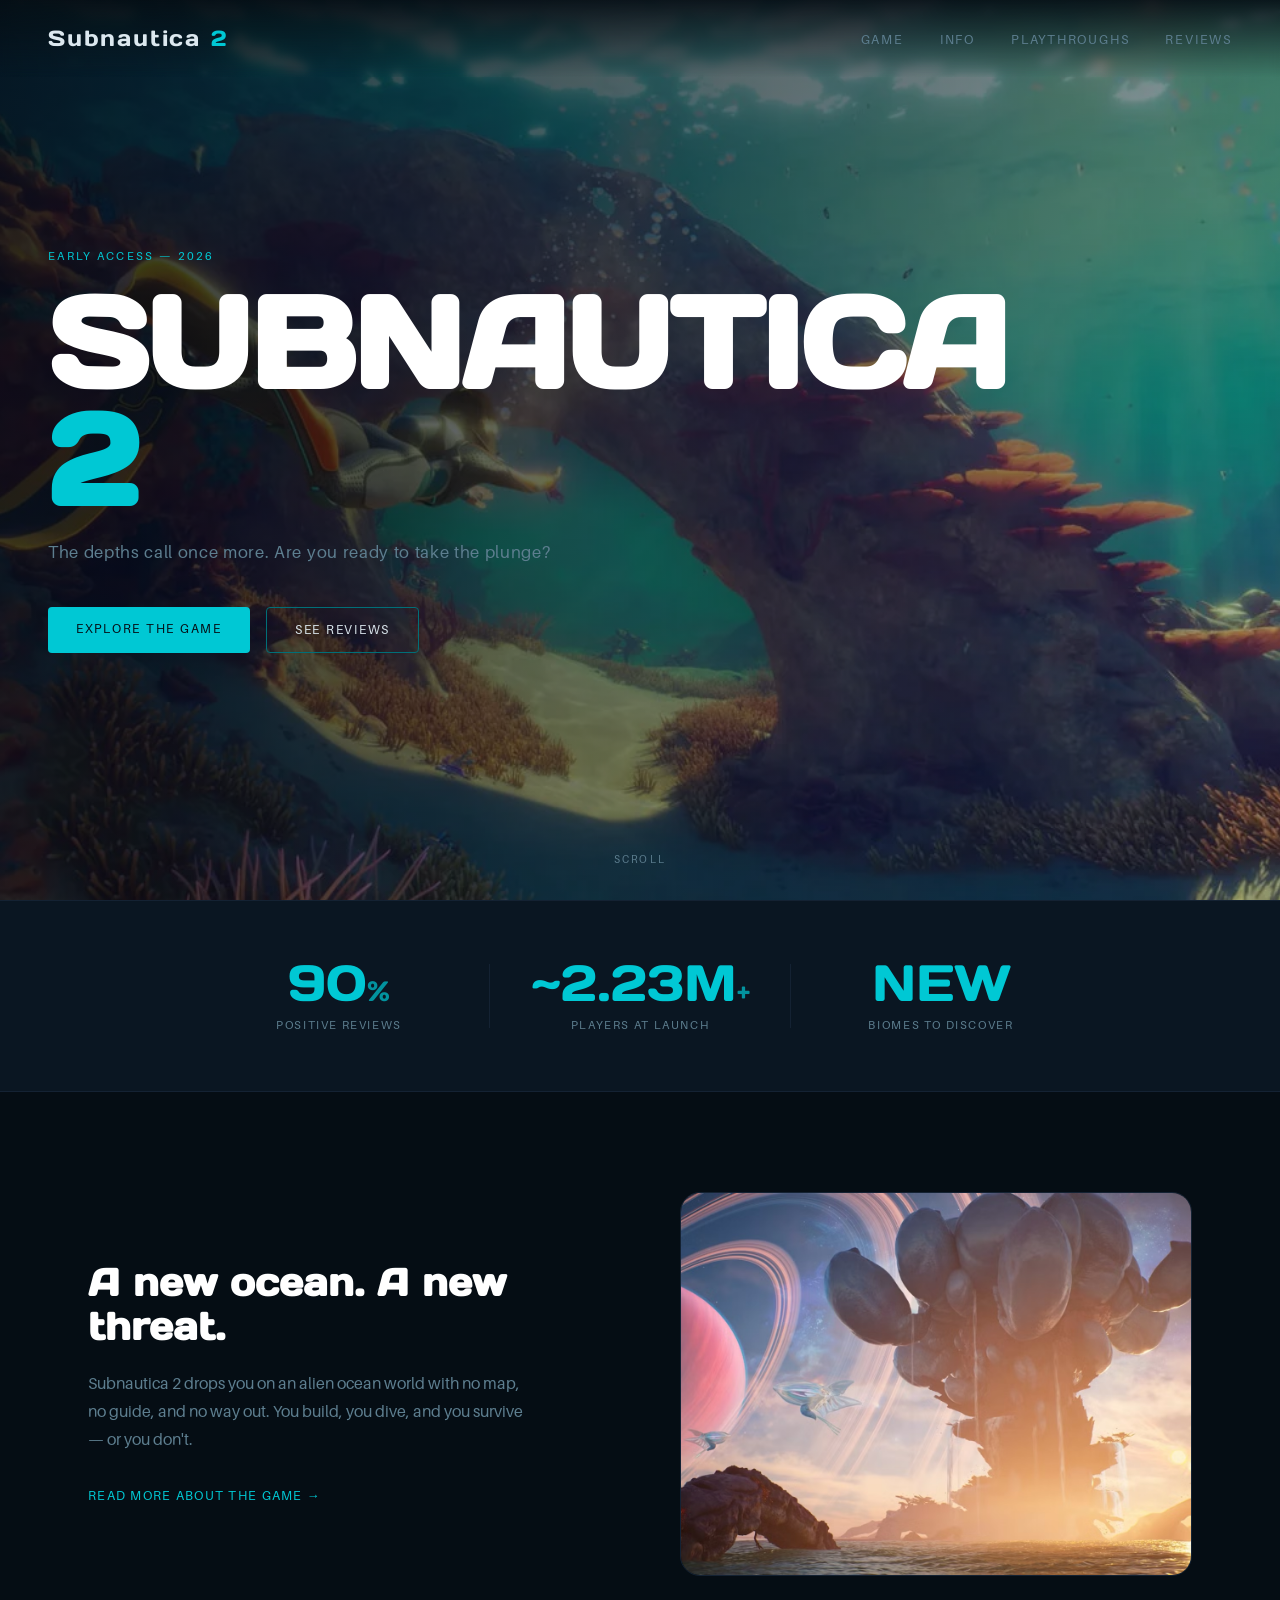
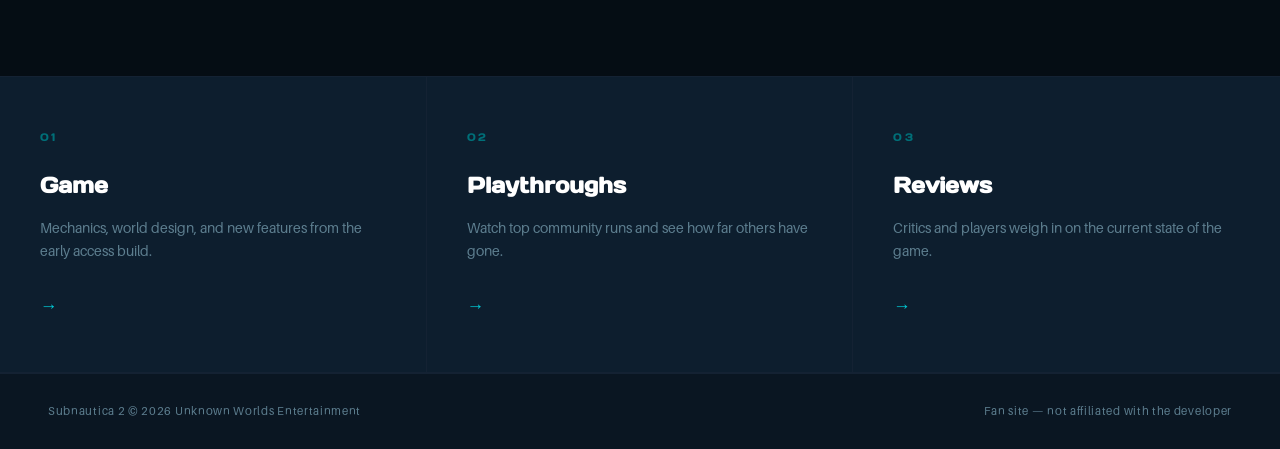
<file: index.html>
<!DOCTYPE html>
<html lang="en">
<head>
    <meta charset="UTF-8">
    <meta name="viewport" content="width=device-width, initial-scale=1.0">
    <link rel="icon" type="image/png" href="icons/sub2.png">
    <link rel="stylesheet" href="styles.css">
    <link rel="preconnect" href="https://fonts.googleapis.com">
    <link rel="preconnect" href="https://fonts.gstatic.com" crossorigin>
    <link href="https://fonts.googleapis.com/css2?family=Days+One&family=Jost:wght@300;400&display=swap" rel="stylesheet">
    <title>Subnautica 2 — Early Access</title>
</head>
<body>

    <nav class="nav">
        <a href="index.html" class="nav-logo">Subnautica <span>2</span></a>
        <ul class="nav-links">
            <li><a href="game.html">Game</a></li>
            <li><a href="info.html">Info</a></li>
            <li><a href="playthroughs.html">Playthroughs</a></li>
            <li><a href="reviews.html">Reviews</a></li>
        </ul>
    </nav>

    <section class="hero">
        <div class="hero-bg"></div>
        <div class="hero-overlay"></div>
        <div class="hero-content">
            <p class="hero-label">Early Access — 2026</p>
            <h1 class="hero-title">SUBNAUTICA<br><span>2</span></h1>
            <p class="hero-sub">The depths call once more. Are you ready to take the plunge?</p>
            <div class="hero-actions">
                <a href="https://subnautica.com/en" class="btn-primary">Explore the Game</a>
                <a href="reviews.html" class="btn-ghost" target="_blank">See Reviews</a>
            </div>
        </div>
        <div class="hero-scroll-hint">scroll</div>
    </section>

    <section class="stats">
        <div class="stat">
            <span class="stat-num">90<span class="stat-unit">%</span></span>
            <span class="stat-label">Positive Reviews</span>
        </div>
        <div class="stat-divider"></div>
        <div class="stat">
            <span class="stat-num">~2.23M<span class="stat-unit">+</span></span>
            <span class="stat-label">Players at Launch</span>
        </div>
        <div class="stat-divider"></div>
        <div class="stat">
            <span class="stat-num">NEW<span class="stat-unit"></span></span>
            <span class="stat-label">Biomes to Discover</span>
        </div>
    </section>

    <section class="intro">
        <div class="intro-text">
            <h2>A new ocean. A new threat.</h2>
            <p>
                Subnautica 2 drops you on an alien ocean world with no map, no guide, and no way out. 
                You build, you dive, and you survive — or you don't.
            </p>
            <a href="info.html" class="link-arrow">Read more about the game &rarr;</a>
        </div>
        <div class="intro-image">
            <img src="images/intro-shot.png" alt="Underwater biome preview">
        </div>
    </section>


    <section class="cards">
        <a href="game.html" class="card">
            <div class="card-num">01</div>
            <h3>Game</h3>
            <p>Mechanics, world design, and new features from the early access build.</p>
            <span class="card-arrow">&rarr;</span>
        </a>
        <a href="playthroughs.html" class="card">
            <div class="card-num">02</div>
            <h3>Playthroughs</h3>
            <p>Watch top community runs and see how far others have gone.</p>
            <span class="card-arrow">&rarr;</span>
        </a>
        <a href="reviews.html" class="card">
            <div class="card-num">03</div>
            <h3>Reviews</h3>
            <p>Critics and players weigh in on the current state of the game.</p>
            <span class="card-arrow">&rarr;</span>
        </a>
    </section>

    <footer class="footer">
        <span>Subnautica 2 &copy; 2026 Unknown Worlds Entertainment</span>
        <span>Fan site — not affiliated with the developer</span>
    </footer>
</body>

</html>
</file>
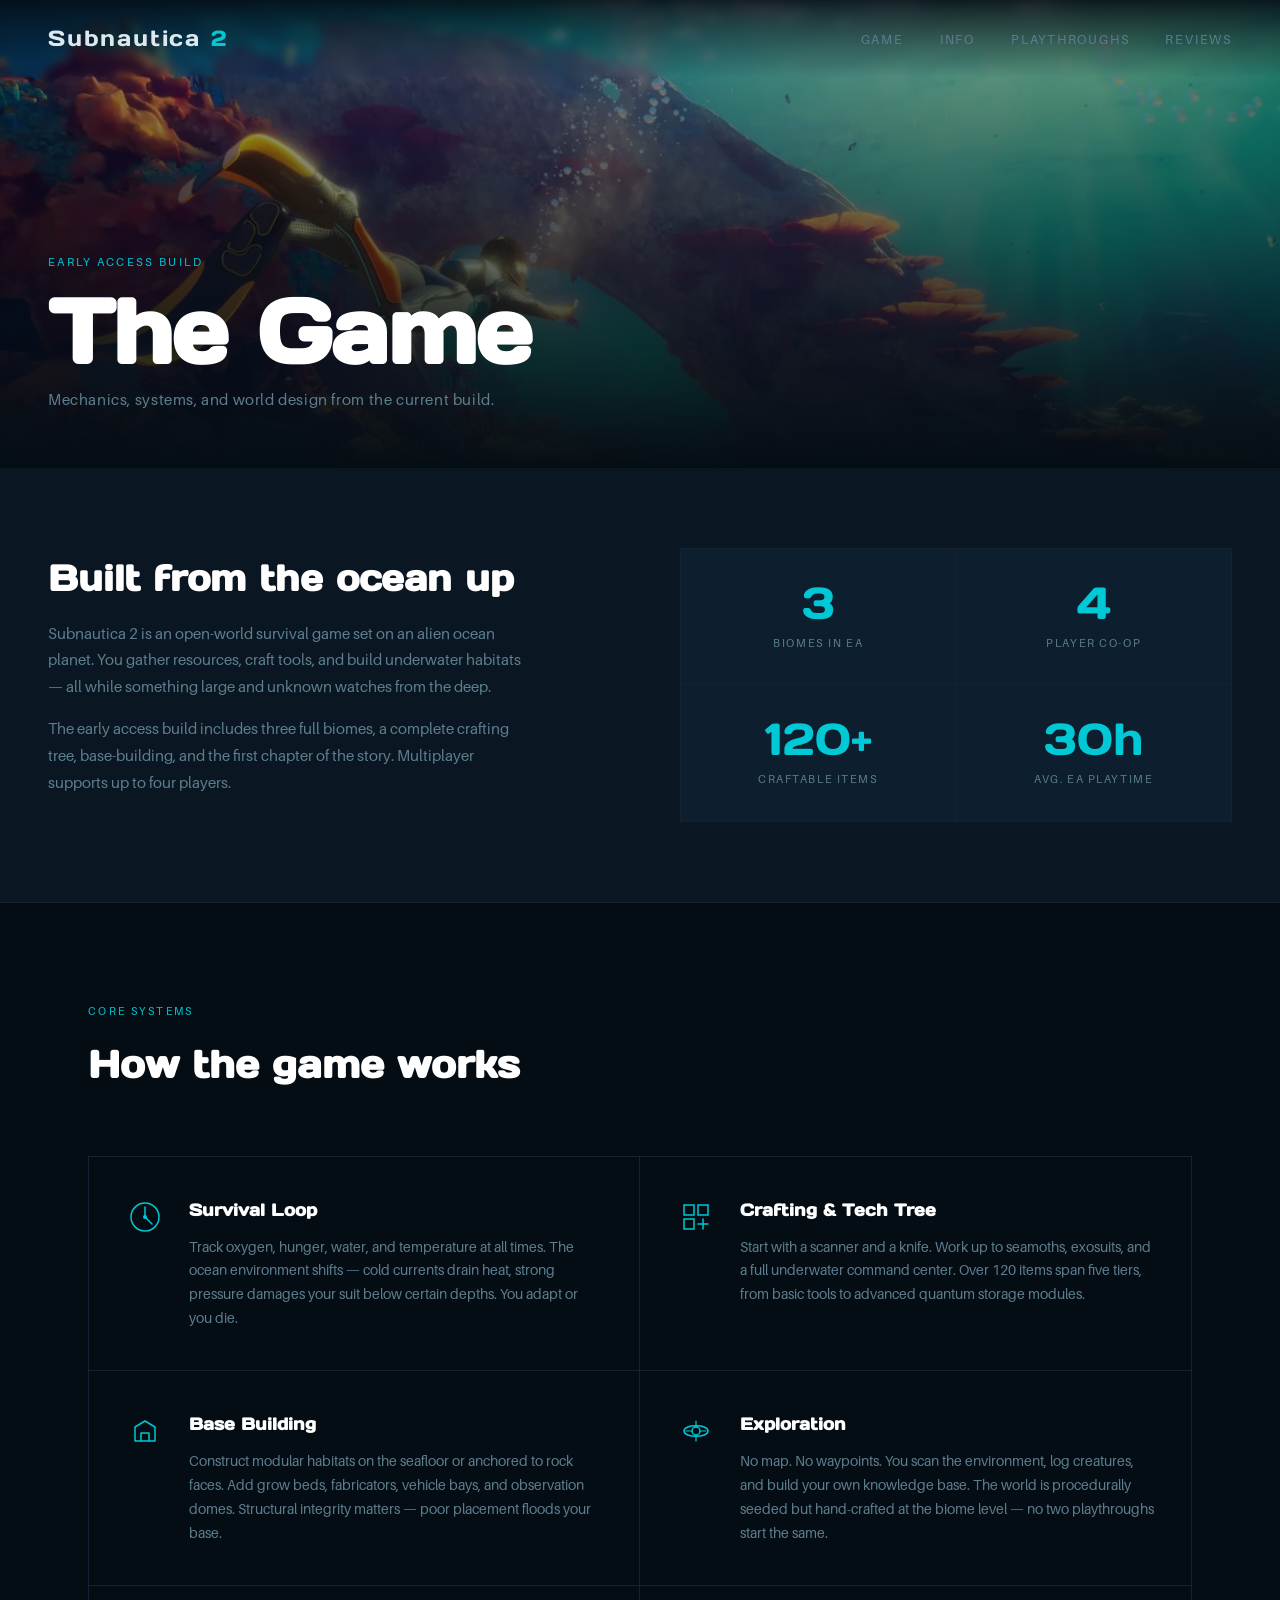
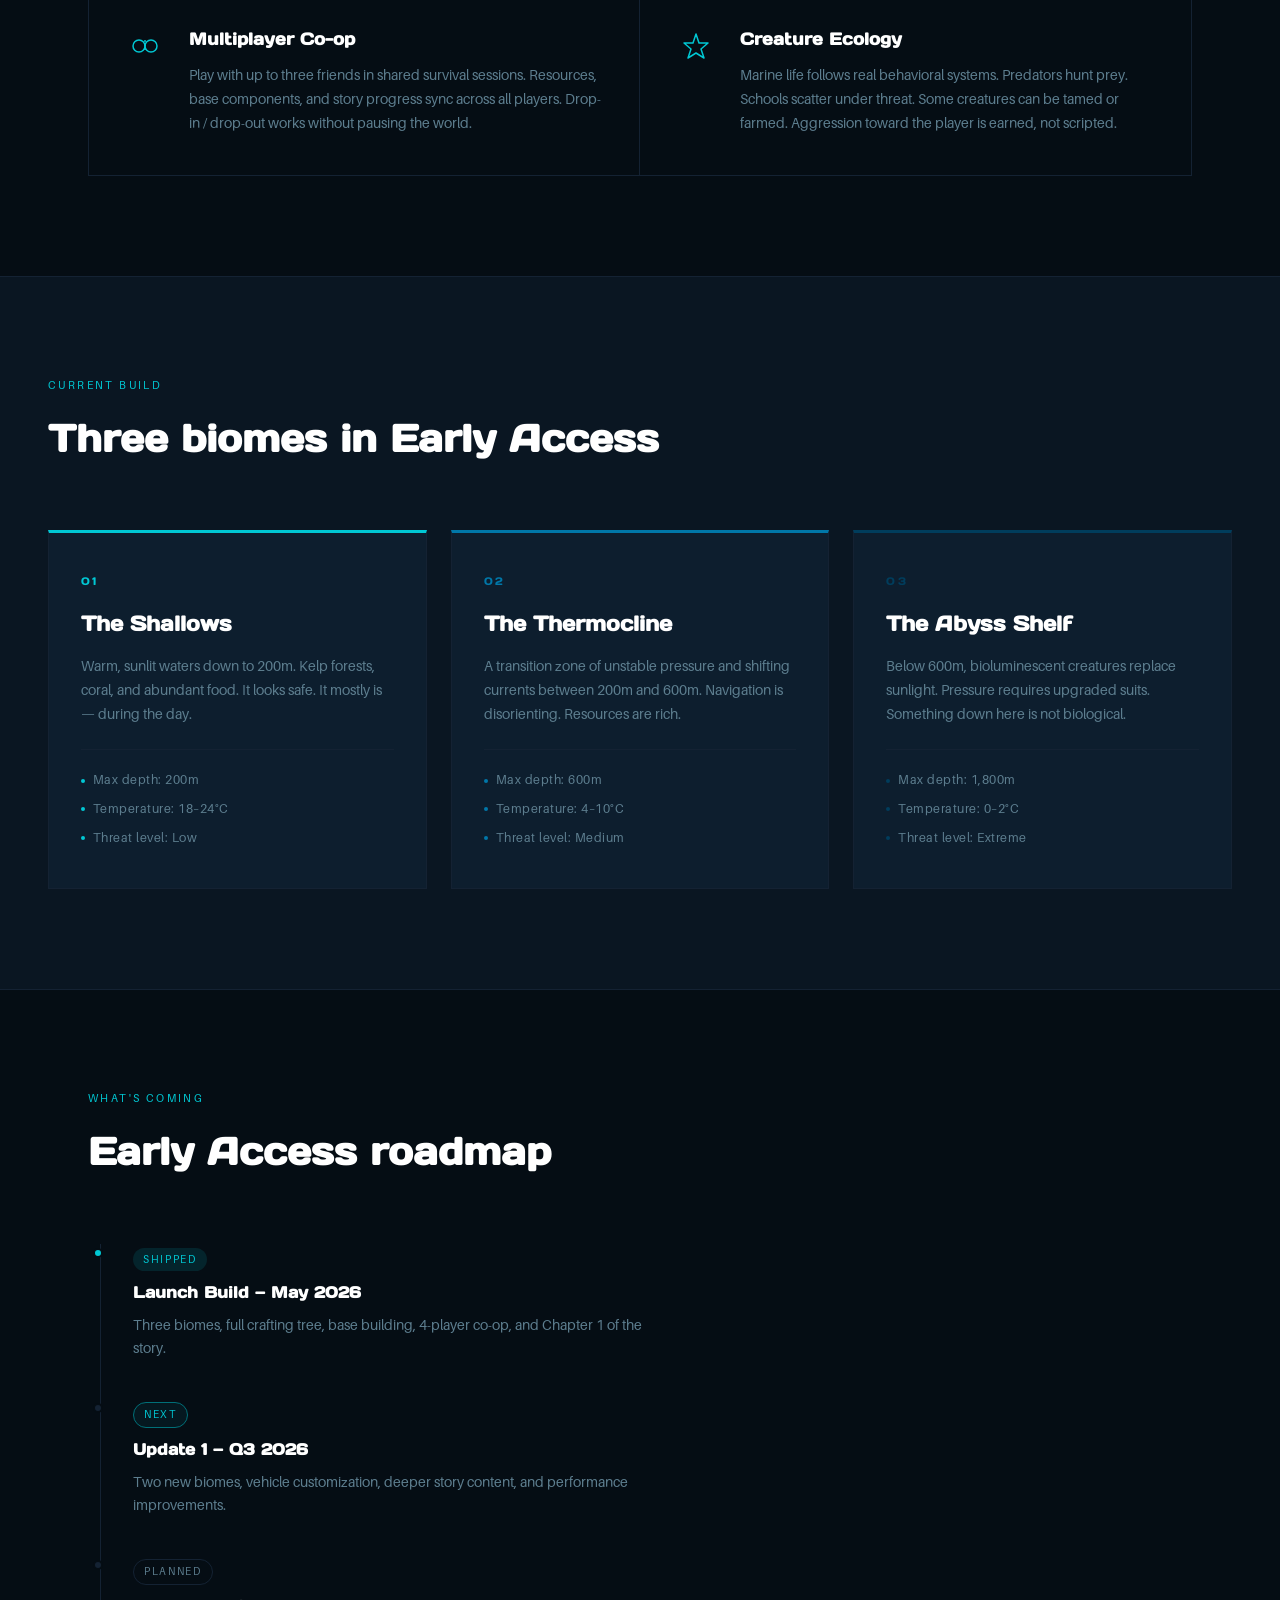
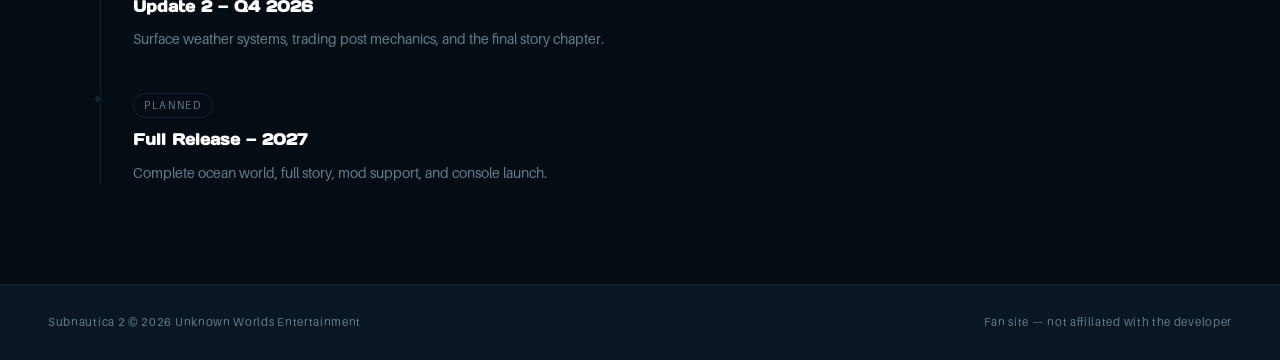
<file: game.html>
<!DOCTYPE html>
<html lang="en">
<head>
    <meta charset="UTF-8">
    <meta name="viewport" content="width=device-width, initial-scale=1.0">
    <link rel="icon" type="image/png" href="icons/sub2.png">
    <link rel="stylesheet" href="styles.css">
    <link rel="stylesheet" href="styles-pages.css">
    <link rel="preconnect" href="https://fonts.googleapis.com">
    <link rel="preconnect" href="https://fonts.gstatic.com" crossorigin>
    <link href="https://fonts.googleapis.com/css2?family=Days+One&family=Jost:wght@300;400&display=swap" rel="stylesheet">
    <title>Game — Subnautica 2</title>
</head>
<body>

    <nav class="nav">
        <a href="index.html" class="nav-logo">Subnautica <span>2</span></a>
        <ul class="nav-links">
            <li class="nav-links-active"><a href="game.html">Game</a></li>
            <li><a href="info.html">Info</a></li>
            <li><a href="playthroughs.html">Playthroughs</a></li>
            <li><a href="reviews.html">Reviews</a></li>
        </ul>
    </nav>

    <section class="page-hero">
        <div class="page-hero-bg" style="background-image: url('images/startingpage.png');"></div>
        <div class="page-hero-overlay"></div>
        <div class="page-hero-content">
            <p class="hero-label">Early Access Build</p>
            <h1 class="page-hero-title">The Game</h1>
            <p class="page-hero-sub">Mechanics, systems, and world design from the current build.</p>
        </div>
    </section>

    <section class="feature-intro">
        <div class="feature-intro-inner">
            <div class="feature-intro-text">
                <h2>Built from the ocean up</h2>
                <p>Subnautica 2 is an open-world survival game set on an alien ocean planet. You gather resources, craft tools, and build underwater habitats — all while something large and unknown watches from the deep.</p>
                <p>The early access build includes three full biomes, a complete crafting tree, base-building, and the first chapter of the story. Multiplayer supports up to four players.</p>
            </div>
            <div class="feature-intro-stats">
                <div class="fi-stat">
                    <span class="fi-num">3</span>
                    <span class="fi-label">Biomes in EA</span>
                </div>
                <div class="fi-stat">
                    <span class="fi-num">4</span>
                    <span class="fi-label">Player Co-op</span>
                </div>
                <div class="fi-stat">
                    <span class="fi-num">120+</span>
                    <span class="fi-label">Craftable Items</span>
                </div>
                <div class="fi-stat">
                    <span class="fi-num">30h</span>
                    <span class="fi-label">Avg. EA Playtime</span>
                </div>
            </div>
        </div>
    </section>

    <section class="mechanics-grid">
        <div class="mechanics-heading">
            <p class="section-label">Core Systems</p>
            <h2>How the game works</h2>
        </div>
        <div class="mechanic-list">

            <div class="mechanic-item">
                <div class="mechanic-icon">
                    <svg viewBox="0 0 40 40" fill="none" xmlns="http://www.w3.org/2000/svg">
                        <circle cx="20" cy="20" r="14" stroke="var(--accent)" stroke-width="1.5"/>
                        <path d="M20 10 L20 20 L27 27" stroke="var(--accent)" stroke-width="1.5" stroke-linecap="round"/>
                        <circle cx="20" cy="20" r="2" fill="var(--accent)"/>
                    </svg>
                </div>
                <div class="mechanic-body">
                    <h3>Survival Loop</h3>
                    <p>Track oxygen, hunger, water, and temperature at all times. The ocean environment shifts — cold currents drain heat, strong pressure damages your suit below certain depths. You adapt or you die.</p>
                </div>
            </div>

            <div class="mechanic-item">
                <div class="mechanic-icon">
                    <svg viewBox="0 0 40 40" fill="none" xmlns="http://www.w3.org/2000/svg">
                        <rect x="8" y="8" width="10" height="10" stroke="var(--accent)" stroke-width="1.5"/>
                        <rect x="22" y="8" width="10" height="10" stroke="var(--accent)" stroke-width="1.5"/>
                        <rect x="8" y="22" width="10" height="10" stroke="var(--accent)" stroke-width="1.5"/>
                        <path d="M22 27 L32 27" stroke="var(--accent)" stroke-width="1.5" stroke-linecap="round"/>
                        <path d="M27 22 L27 32" stroke="var(--accent)" stroke-width="1.5" stroke-linecap="round"/>
                    </svg>
                </div>
                <div class="mechanic-body">
                    <h3>Crafting &amp; Tech Tree</h3>
                    <p>Start with a scanner and a knife. Work up to seamoths, exosuits, and a full underwater command center. Over 120 items span five tiers, from basic tools to advanced quantum storage modules.</p>
                </div>
            </div>

            <div class="mechanic-item">
                <div class="mechanic-icon">
                    <svg viewBox="0 0 40 40" fill="none" xmlns="http://www.w3.org/2000/svg">
                        <path d="M10 30 L10 16 L20 10 L30 16 L30 30 Z" stroke="var(--accent)" stroke-width="1.5" stroke-linejoin="round"/>
                        <path d="M16 30 L16 22 L24 22 L24 30" stroke="var(--accent)" stroke-width="1.5" stroke-linejoin="round"/>
                    </svg>
                </div>
                <div class="mechanic-body">
                    <h3>Base Building</h3>
                    <p>Construct modular habitats on the seafloor or anchored to rock faces. Add grow beds, fabricators, vehicle bays, and observation domes. Structural integrity matters — poor placement floods your base.</p>
                </div>
            </div>

            <div class="mechanic-item">
                <div class="mechanic-icon">
                    <svg viewBox="0 0 40 40" fill="none" xmlns="http://www.w3.org/2000/svg">
                        <path d="M8 20 C8 13, 32 13, 32 20 C32 27, 8 27, 8 20 Z" stroke="var(--accent)" stroke-width="1.5"/>
                        <circle cx="20" cy="20" r="4" stroke="var(--accent)" stroke-width="1.5"/>
                        <path d="M20 10 L20 16 M20 24 L20 30 M10 20 L16 20 M24 20 L30 20" stroke="var(--accent)" stroke-width="1.2" stroke-linecap="round"/>
                    </svg>
                </div>
                <div class="mechanic-body">
                    <h3>Exploration</h3>
                    <p>No map. No waypoints. You scan the environment, log creatures, and build your own knowledge base. The world is procedurally seeded but hand-crafted at the biome level — no two playthroughs start the same.</p>
                </div>
            </div>

            <div class="mechanic-item">
                <div class="mechanic-icon">
                    <svg viewBox="0 0 40 40" fill="none" xmlns="http://www.w3.org/2000/svg">
                        <circle cx="14" cy="20" r="6" stroke="var(--accent)" stroke-width="1.5"/>
                        <circle cx="26" cy="20" r="6" stroke="var(--accent)" stroke-width="1.5"/>
                        <path d="M20 14 L20 26" stroke="var(--accent)" stroke-width="1.5" stroke-dasharray="2 2"/>
                    </svg>
                </div>
                <div class="mechanic-body">
                    <h3>Multiplayer Co-op</h3>
                    <p>Play with up to three friends in shared survival sessions. Resources, base components, and story progress sync across all players. Drop-in / drop-out works without pausing the world.</p>
                </div>
            </div>

            <div class="mechanic-item">
                <div class="mechanic-icon">
                    <svg viewBox="0 0 40 40" fill="none" xmlns="http://www.w3.org/2000/svg">
                        <path d="M20 8 L23 17 L32 17 L25 23 L28 32 L20 27 L12 32 L15 23 L8 17 L17 17 Z" stroke="var(--accent)" stroke-width="1.5" stroke-linejoin="round"/>
                    </svg>
                </div>
                <div class="mechanic-body">
                    <h3>Creature Ecology</h3>
                    <p>Marine life follows real behavioral systems. Predators hunt prey. Schools scatter under threat. Some creatures can be tamed or farmed. Aggression toward the player is earned, not scripted.</p>
                </div>
            </div>

        </div>
    </section>

    <section class="biomes-section">
        <div class="biomes-heading">
            <p class="section-label">Current Build</p>
            <h2>Three biomes in Early Access</h2>
        </div>
        <div class="biome-cards">
            <div class="biome-card" style="--biome-color: #00c8d4;">
                <div class="biome-num">01</div>
                <h3>The Shallows</h3>
                <p>Warm, sunlit waters down to 200m. Kelp forests, coral, and abundant food. It looks safe. It mostly is — during the day.</p>
                <ul class="biome-facts">
                    <li>Max depth: 200m</li>
                    <li>Temperature: 18–24°C</li>
                    <li>Threat level: Low</li>
                </ul>
            </div>
            <div class="biome-card" style="--biome-color: #0077a8;">
                <div class="biome-num">02</div>
                <h3>The Thermocline</h3>
                <p>A transition zone of unstable pressure and shifting currents between 200m and 600m. Navigation is disorienting. Resources are rich.</p>
                <ul class="biome-facts">
                    <li>Max depth: 600m</li>
                    <li>Temperature: 4–10°C</li>
                    <li>Threat level: Medium</li>
                </ul>
            </div>
            <div class="biome-card" style="--biome-color: #003d5c;">
                <div class="biome-num">03</div>
                <h3>The Abyss Shelf</h3>
                <p>Below 600m, bioluminescent creatures replace sunlight. Pressure requires upgraded suits. Something down here is not biological.</p>
                <ul class="biome-facts">
                    <li>Max depth: 1,800m</li>
                    <li>Temperature: 0–2°C</li>
                    <li>Threat level: Extreme</li>
                </ul>
            </div>
        </div>
    </section>

    <section class="roadmap-section">
        <div class="roadmap-heading">
            <p class="section-label">What's Coming</p>
            <h2>Early Access roadmap</h2>
        </div>
        <div class="roadmap-list">
            <div class="roadmap-item roadmap-done">
                <div class="roadmap-dot"></div>
                <div class="roadmap-body">
                    <span class="roadmap-tag tag-done">Shipped</span>
                    <h4>Launch Build — May 2026</h4>
                    <p>Three biomes, full crafting tree, base building, 4-player co-op, and Chapter 1 of the story.</p>
                </div>
            </div>
            <div class="roadmap-item">
                <div class="roadmap-dot"></div>
                <div class="roadmap-body">
                    <span class="roadmap-tag tag-next">Next</span>
                    <h4>Update 1 — Q3 2026</h4>
                    <p>Two new biomes, vehicle customization, deeper story content, and performance improvements.</p>
                </div>
            </div>
            <div class="roadmap-item">
                <div class="roadmap-dot"></div>
                <div class="roadmap-body">
                    <span class="roadmap-tag tag-planned">Planned</span>
                    <h4>Update 2 — Q4 2026</h4>
                    <p>Surface weather systems, trading post mechanics, and the final story chapter.</p>
                </div>
            </div>
            <div class="roadmap-item">
                <div class="roadmap-dot"></div>
                <div class="roadmap-body">
                    <span class="roadmap-tag tag-planned">Planned</span>
                    <h4>Full Release — 2027</h4>
                    <p>Complete ocean world, full story, mod support, and console launch.</p>
                </div>
            </div>
        </div>
    </section>

    <footer class="footer">
        <span>Subnautica 2 &copy; 2026 Unknown Worlds Entertainment</span>
        <span>Fan site — not affiliated with the developer</span>
    </footer>

</body>
</html>
</file>
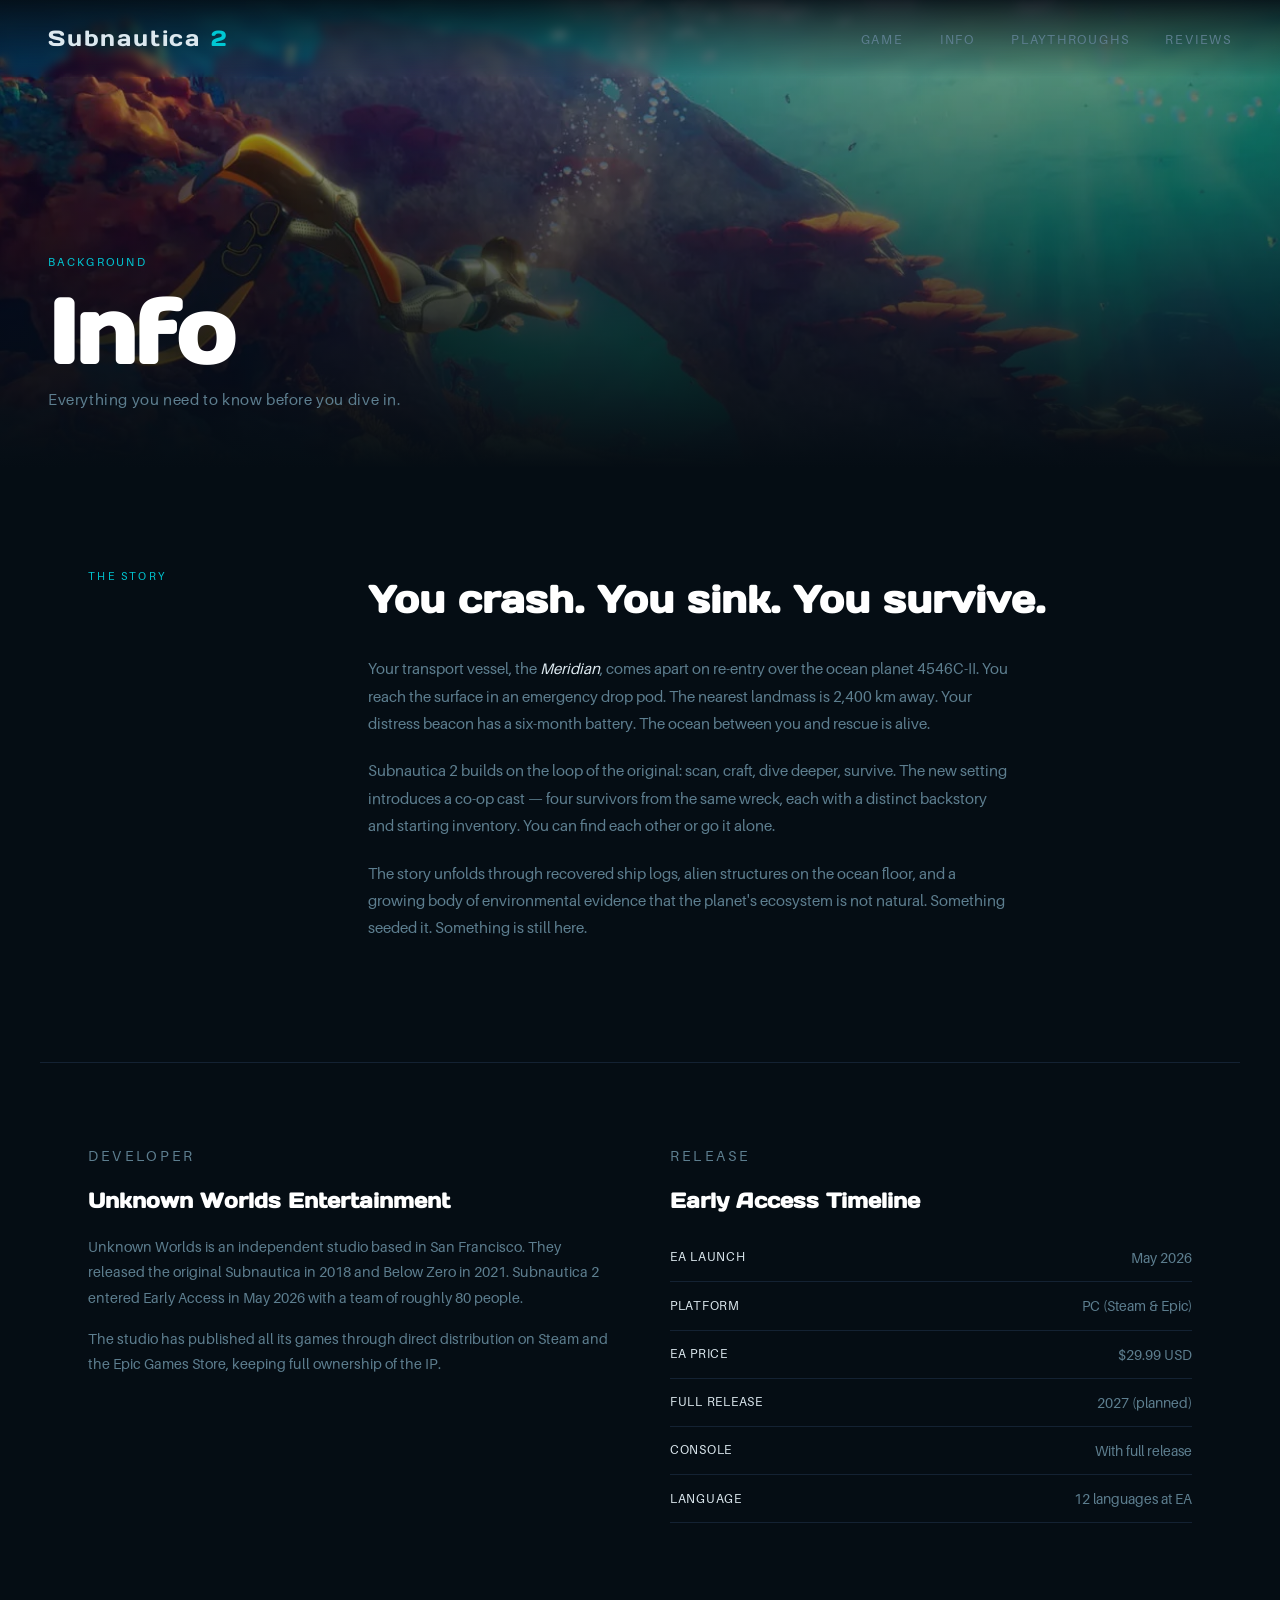
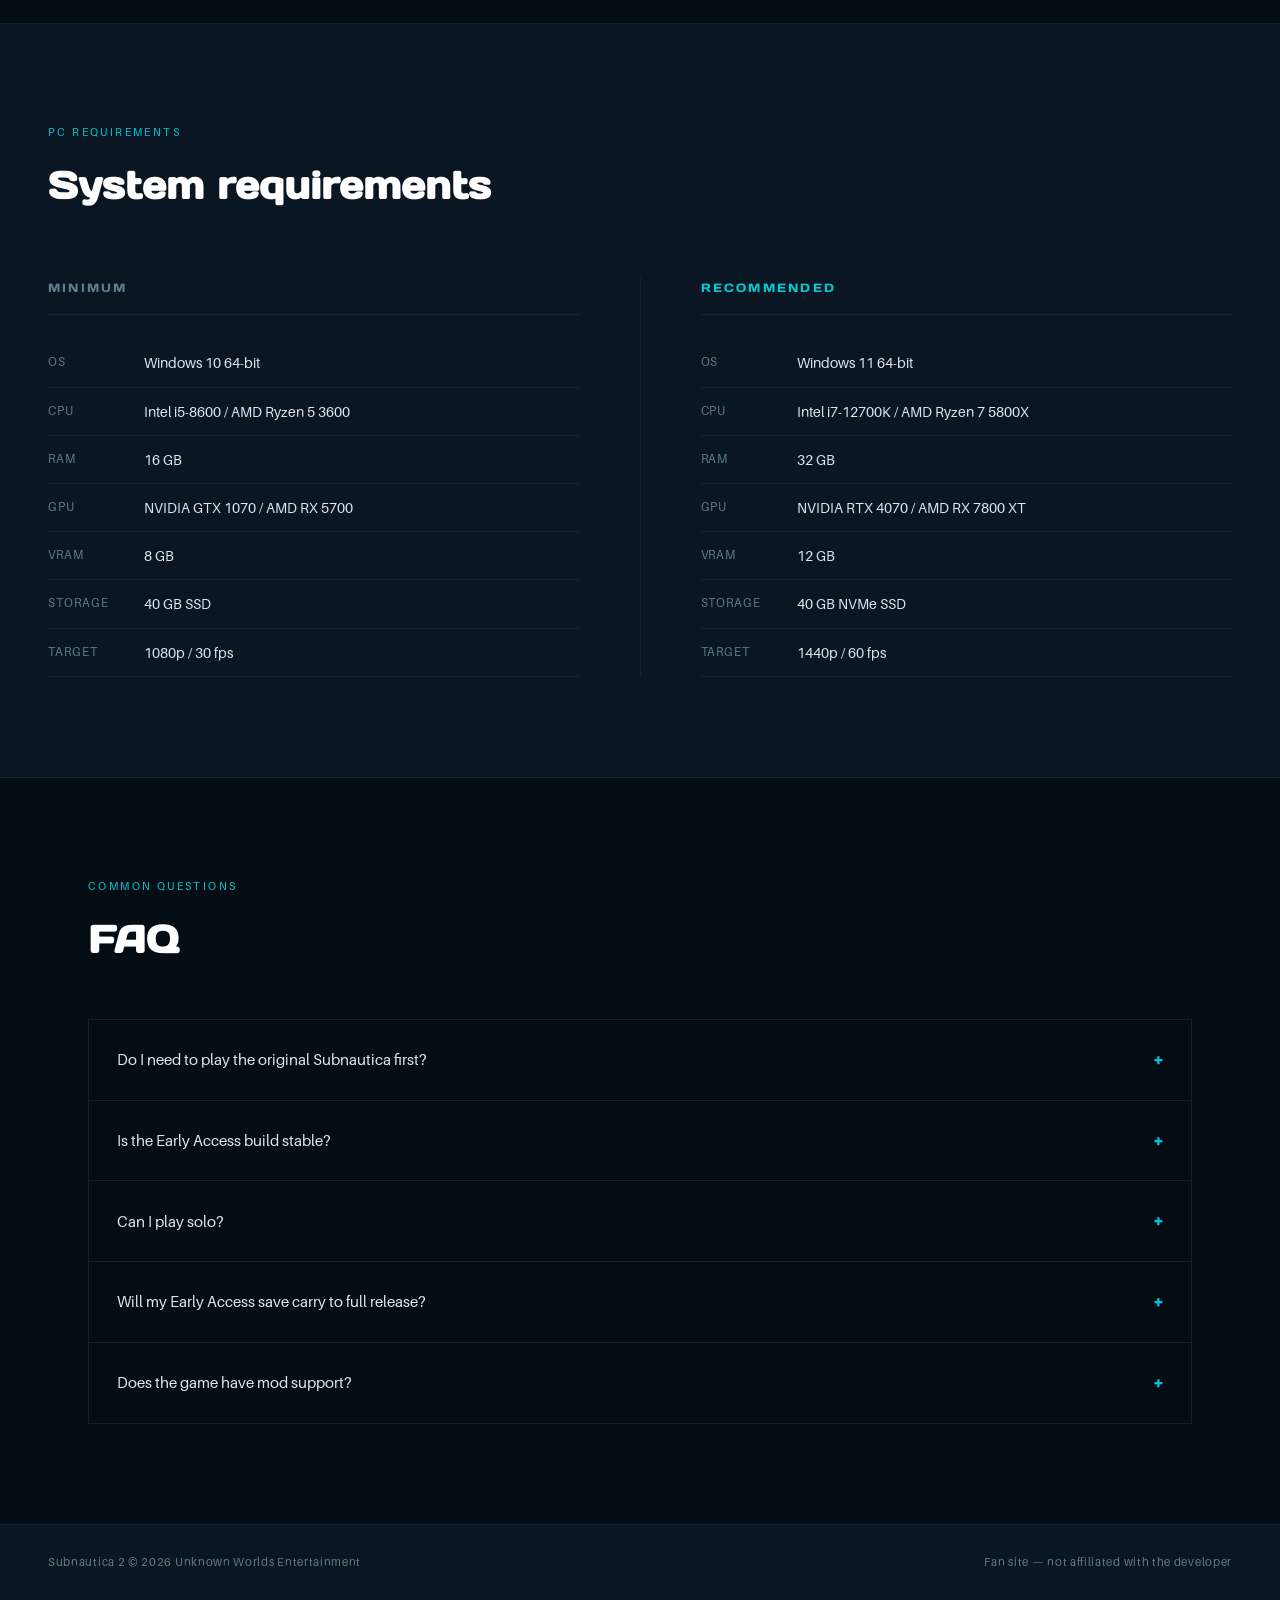
<file: info.html>
<!DOCTYPE html>
<html lang="en">
<head>
    <meta charset="UTF-8">
    <meta name="viewport" content="width=device-width, initial-scale=1.0">
    <link rel="icon" type="image/png" href="icons/sub2.png">
    <link rel="stylesheet" href="styles.css">
    <link rel="stylesheet" href="styles-pages.css">
    <link rel="preconnect" href="https://fonts.googleapis.com">
    <link rel="preconnect" href="https://fonts.gstatic.com" crossorigin>
    <link href="https://fonts.googleapis.com/css2?family=Days+One&family=Jost:wght@300;400&display=swap" rel="stylesheet">
    <title>Info — Subnautica 2</title>
</head>
<body>

    <nav class="nav">
        <a href="index.html" class="nav-logo">Subnautica <span>2</span></a>
        <ul class="nav-links">
            <li><a href="game.html">Game</a></li>
            <li class="nav-links-active"><a href="info.html">Info</a></li>
            <li><a href="playthroughs.html">Playthroughs</a></li>
            <li><a href="reviews.html">Reviews</a></li>
        </ul>
    </nav>

    <section class="page-hero">
        <div class="page-hero-bg" style="background-image: url('images/startingpage.png');"></div>
        <div class="page-hero-overlay"></div>
        <div class="page-hero-content">
            <p class="hero-label">Background</p>
            <h1 class="page-hero-title">Info</h1>
            <p class="page-hero-sub">Everything you need to know before you dive in.</p>
        </div>
    </section>

    <section class="info-story">
        <div class="info-story-inner">
            <div class="info-story-label">
                <p class="section-label">The Story</p>
            </div>
            <div class="info-story-content">
                <h2>You crash. You sink. You survive.</h2>
                <p>Your transport vessel, the <em>Meridian</em>, comes apart on re-entry over the ocean planet 4546C-II. You reach the surface in an emergency drop pod. The nearest landmass is 2,400 km away. Your distress beacon has a six-month battery. The ocean between you and rescue is alive.</p>
                <p>Subnautica 2 builds on the loop of the original: scan, craft, dive deeper, survive. The new setting introduces a co-op cast — four survivors from the same wreck, each with a distinct backstory and starting inventory. You can find each other or go it alone.</p>
                <p>The story unfolds through recovered ship logs, alien structures on the ocean floor, and a growing body of environmental evidence that the planet's ecosystem is not natural. Something seeded it. Something is still here.</p>
            </div>
        </div>
    </section>

    <section class="info-details-grid">
        <div class="info-detail-block">
            <p class="section-label">Developer</p>
            <div class="detail-content">
                <h3>Unknown Worlds Entertainment</h3>
                <p>Unknown Worlds is an independent studio based in San Francisco. They released the original Subnautica in 2018 and Below Zero in 2021. Subnautica 2 entered Early Access in May 2026 with a team of roughly 80 people.</p>
                <p>The studio has published all its games through direct distribution on Steam and the Epic Games Store, keeping full ownership of the IP.</p>
            </div>
        </div>
        <div class="info-detail-block">
            <p class="section-label">Release</p>
            <div class="detail-content">
                <h3>Early Access Timeline</h3>
                <ul class="info-list">
                    <li><span class="info-list-label">EA Launch</span><span>May 2026</span></li>
                    <li><span class="info-list-label">Platform</span><span>PC (Steam &amp; Epic)</span></li>
                    <li><span class="info-list-label">EA Price</span><span>$29.99 USD</span></li>
                    <li><span class="info-list-label">Full Release</span><span>2027 (planned)</span></li>
                    <li><span class="info-list-label">Console</span><span>With full release</span></li>
                    <li><span class="info-list-label">Language</span><span>12 languages at EA</span></li>
                </ul>
            </div>
        </div>
    </section>

    <section class="sysreq-section">
        <div class="sysreq-heading">
            <p class="section-label">PC Requirements</p>
            <h2>System requirements</h2>
        </div>
        <div class="sysreq-grid">
            <div class="sysreq-col">
                <div class="sysreq-tier">Minimum</div>
                <ul class="sysreq-list">
                    <li>
                        <span class="req-key">OS</span>
                        <span class="req-val">Windows 10 64-bit</span>
                    </li>
                    <li>
                        <span class="req-key">CPU</span>
                        <span class="req-val">Intel i5-8600 / AMD Ryzen 5 3600</span>
                    </li>
                    <li>
                        <span class="req-key">RAM</span>
                        <span class="req-val">16 GB</span>
                    </li>
                    <li>
                        <span class="req-key">GPU</span>
                        <span class="req-val">NVIDIA GTX 1070 / AMD RX 5700</span>
                    </li>
                    <li>
                        <span class="req-key">VRAM</span>
                        <span class="req-val">8 GB</span>
                    </li>
                    <li>
                        <span class="req-key">Storage</span>
                        <span class="req-val">40 GB SSD</span>
                    </li>
                    <li>
                        <span class="req-key">Target</span>
                        <span class="req-val">1080p / 30 fps</span>
                    </li>
                </ul>
            </div>
            <div class="sysreq-divider"></div>
            <div class="sysreq-col">
                <div class="sysreq-tier sysreq-tier-rec">Recommended</div>
                <ul class="sysreq-list">
                    <li>
                        <span class="req-key">OS</span>
                        <span class="req-val">Windows 11 64-bit</span>
                    </li>
                    <li>
                        <span class="req-key">CPU</span>
                        <span class="req-val">Intel i7-12700K / AMD Ryzen 7 5800X</span>
                    </li>
                    <li>
                        <span class="req-key">RAM</span>
                        <span class="req-val">32 GB</span>
                    </li>
                    <li>
                        <span class="req-key">GPU</span>
                        <span class="req-val">NVIDIA RTX 4070 / AMD RX 7800 XT</span>
                    </li>
                    <li>
                        <span class="req-key">VRAM</span>
                        <span class="req-val">12 GB</span>
                    </li>
                    <li>
                        <span class="req-key">Storage</span>
                        <span class="req-val">40 GB NVMe SSD</span>
                    </li>
                    <li>
                        <span class="req-key">Target</span>
                        <span class="req-val">1440p / 60 fps</span>
                    </li>
                </ul>
            </div>
        </div>
    </section>

    <section class="faq-section">
        <div class="faq-heading">
            <p class="section-label">Common Questions</p>
            <h2>FAQ</h2>
        </div>
        <div class="faq-list">
            <details class="faq-item">
                <summary>Do I need to play the original Subnautica first?</summary>
                <p>No. Subnautica 2 is set in a different ocean on a different planet. The story stands alone. Players who know the original will pick up some lore references, but nothing is required reading.</p>
            </details>
            <details class="faq-item">
                <summary>Is the Early Access build stable?</summary>
                <p>The current build is rated "Mostly Positive" on Steam. Major crashes are infrequent. Save corruption has been patched as of build 0.4.2. The developers post patch notes every two to three weeks.</p>
            </details>
            <details class="faq-item">
                <summary>Can I play solo?</summary>
                <p>Yes. The game is fully playable alone. Co-op is optional. Solo and multiplayer use the same world generation and content — nothing is locked behind co-op.</p>
            </details>
            <details class="faq-item">
                <summary>Will my Early Access save carry to full release?</summary>
                <p>Unknown Worlds has confirmed save compatibility for all builds from EA launch onward. Saves made before build 0.3.0 are not guaranteed to transfer.</p>
            </details>
            <details class="faq-item">
                <summary>Does the game have mod support?</summary>
                <p>Unofficial mods work through Nexus Mods now. Official mod tools are planned for the full release in 2027. The developer has said it will not break existing mod APIs between major updates.</p>
            </details>
        </div>
    </section>

    <footer class="footer">
        <span>Subnautica 2 &copy; 2026 Unknown Worlds Entertainment</span>
        <span>Fan site — not affiliated with the developer</span>
    </footer>

</body>
</html>
</file>
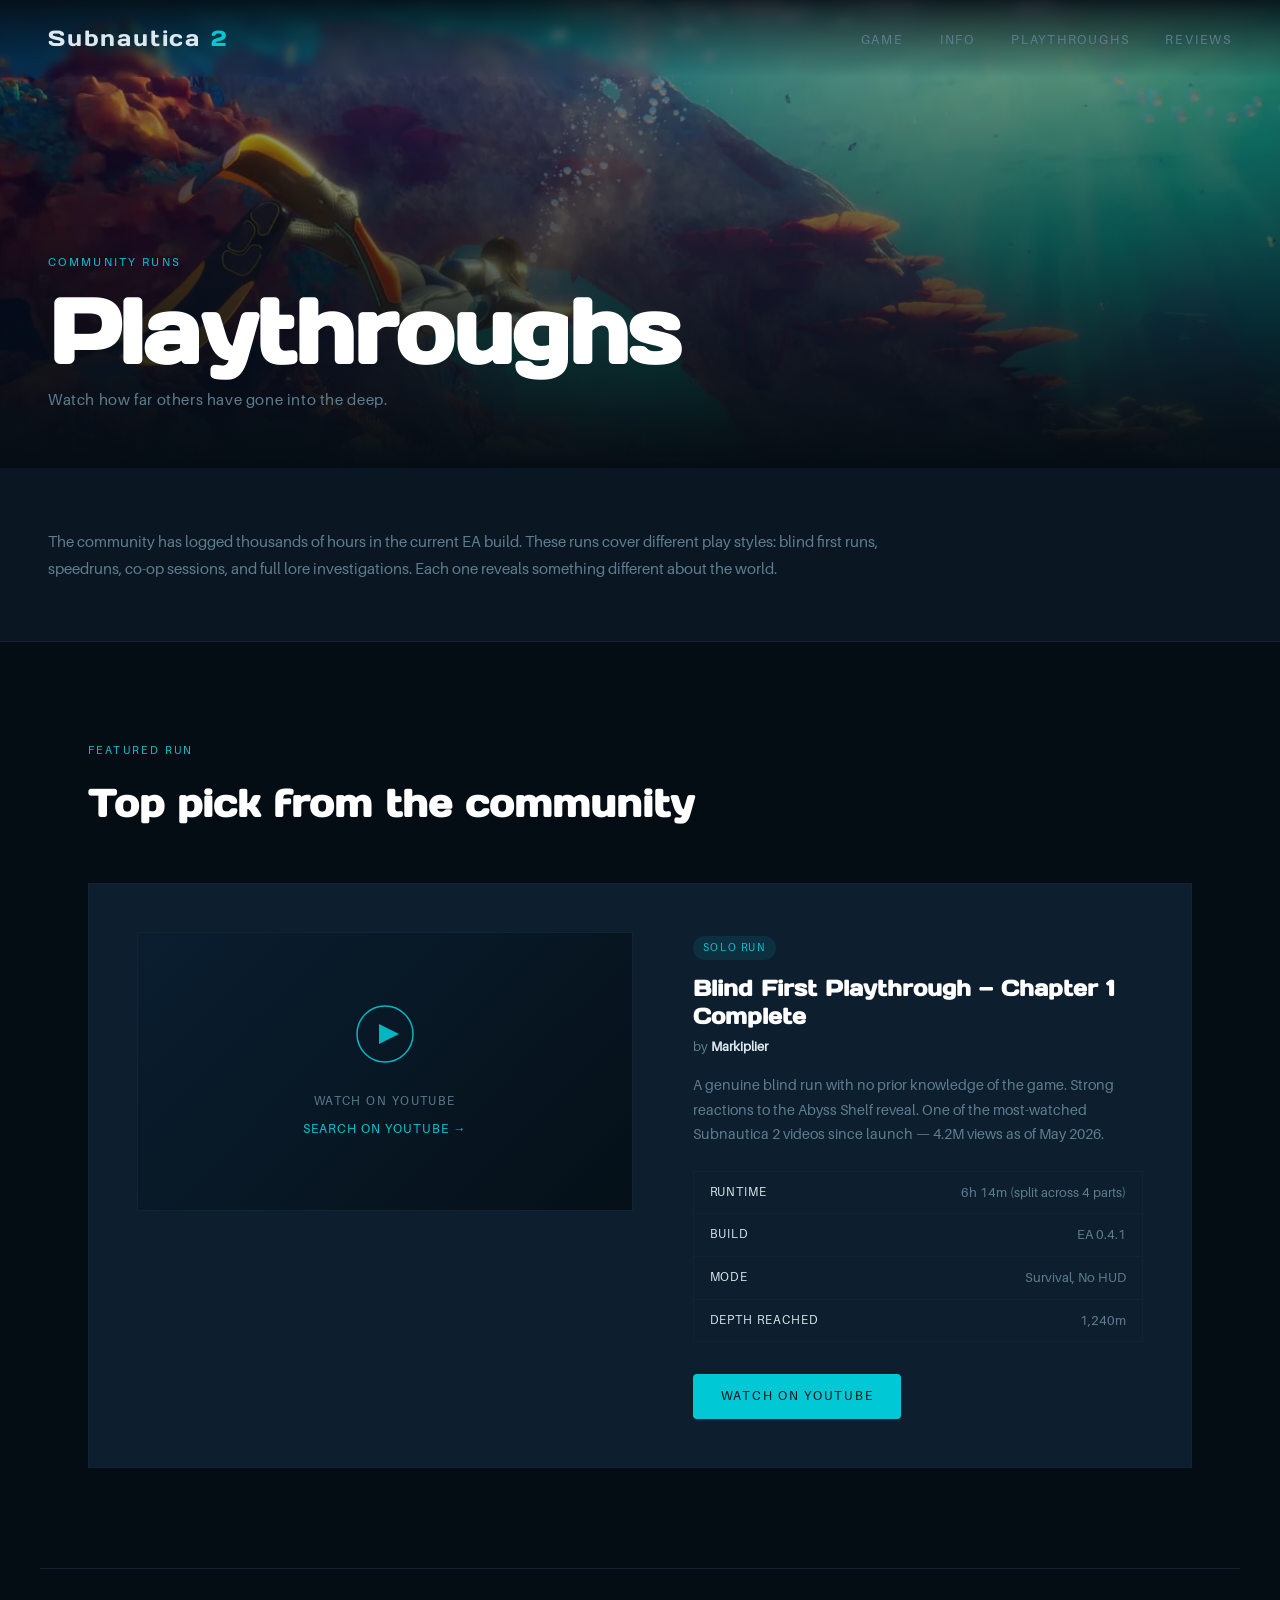
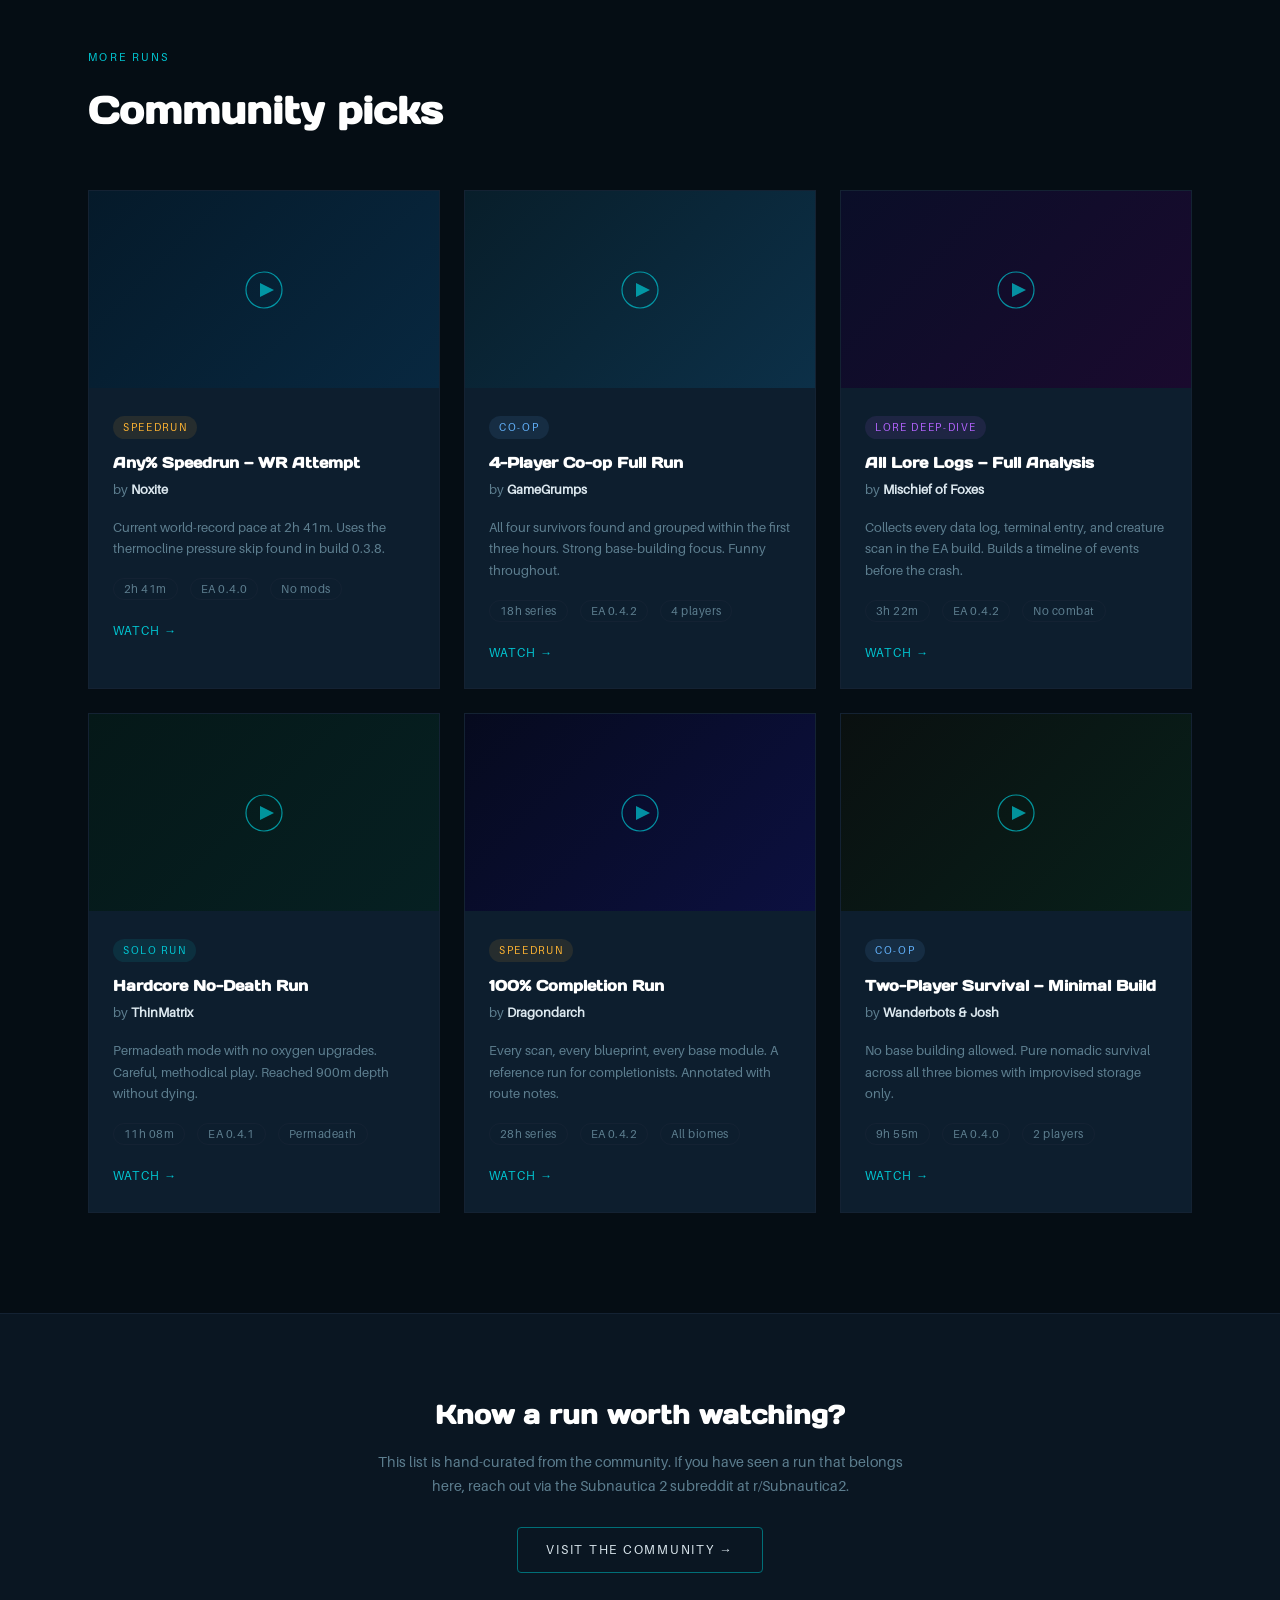
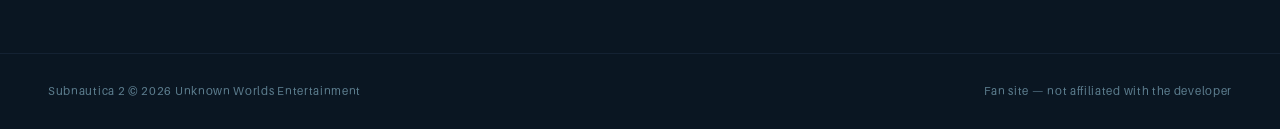
<file: playthroughs.html>
<!DOCTYPE html>
<html lang="en">
<head>
    <meta charset="UTF-8">
    <meta name="viewport" content="width=device-width, initial-scale=1.0">
    <link rel="icon" type="image/png" href="icons/sub2.png">
    <link rel="stylesheet" href="styles.css">
    <link rel="stylesheet" href="styles-pages.css">
    <link rel="preconnect" href="https://fonts.googleapis.com">
    <link rel="preconnect" href="https://fonts.gstatic.com" crossorigin>
    <link href="https://fonts.googleapis.com/css2?family=Days+One&family=Jost:wght@300;400&display=swap" rel="stylesheet">
    <title>Playthroughs — Subnautica 2</title>
</head>
<body>

    <nav class="nav">
        <a href="index.html" class="nav-logo">Subnautica <span>2</span></a>
        <ul class="nav-links">
            <li><a href="game.html">Game</a></li>
            <li><a href="info.html">Info</a></li>
            <li class="nav-links-active"><a href="playthroughs.html">Playthroughs</a></li>
            <li><a href="reviews.html">Reviews</a></li>
        </ul>
    </nav>

    <section class="page-hero">
        <div class="page-hero-bg" style="background-image: url('images/startingpage.png');"></div>
        <div class="page-hero-overlay"></div>
        <div class="page-hero-content">
            <p class="hero-label">Community Runs</p>
            <h1 class="page-hero-title">Playthroughs</h1>
            <p class="page-hero-sub">Watch how far others have gone into the deep.</p>
        </div>
    </section>

    <section class="pt-intro">
        <div class="pt-intro-inner">
            <p>The community has logged thousands of hours in the current EA build. These runs cover different play styles: blind first runs, speedruns, co-op sessions, and full lore investigations. Each one reveals something different about the world.</p>
        </div>
    </section>

    <section class="pt-featured">
        <div class="pt-section-head">
            <p class="section-label">Featured Run</p>
            <h2>Top pick from the community</h2>
        </div>

        <div class="pt-featured-card">
            <div class="pt-featured-embed">
                <div class="pt-embed-placeholder">
                    <div class="pt-embed-play">
                        <svg viewBox="0 0 60 60" fill="none" xmlns="http://www.w3.org/2000/svg">
                            <circle cx="30" cy="30" r="28" stroke="var(--accent)" stroke-width="1.5"/>
                            <path d="M24 20 L44 30 L24 40 Z" fill="var(--accent)"/>
                        </svg>
                    </div>
                    <div class="pt-embed-label">
                        <span>Watch on YouTube</span>
                        <a href="https://www.youtube.com/results?search_query=subnautica+2+playthrough" target="_blank" rel="noopener" class="pt-embed-link">Search on YouTube &rarr;</a>
                    </div>
                </div>
            </div>
            <div class="pt-featured-info">
                <span class="pt-tag">Solo Run</span>
                <h3>Blind First Playthrough — Chapter 1 Complete</h3>
                <p class="pt-channel">by <strong>Markiplier</strong></p>
                <p class="pt-desc">A genuine blind run with no prior knowledge of the game. Strong reactions to the Abyss Shelf reveal. One of the most-watched Subnautica 2 videos since launch — 4.2M views as of May 2026.</p>
                <ul class="pt-meta">
                    <li><span class="pt-meta-key">Runtime</span><span>6h 14m (split across 4 parts)</span></li>
                    <li><span class="pt-meta-key">Build</span><span>EA 0.4.1</span></li>
                    <li><span class="pt-meta-key">Mode</span><span>Survival, No HUD</span></li>
                    <li><span class="pt-meta-key">Depth reached</span><span>1,240m</span></li>
                </ul>
                <a href="https://www.youtube.com/results?search_query=markiplier+subnautica+2" target="_blank" rel="noopener" class="btn-primary pt-btn">Watch on YouTube</a>
            </div>
        </div>
    </section>

    <section class="pt-grid-section">
        <div class="pt-section-head">
            <p class="section-label">More Runs</p>
            <h2>Community picks</h2>
        </div>
        <div class="pt-grid">

            <div class="pt-card">
                <div class="pt-card-thumb">
                    <div class="pt-thumb-inner pt-thumb-1">
                        <svg class="pt-play-icon" viewBox="0 0 40 40" fill="none"><circle cx="20" cy="20" r="18" stroke="var(--accent)" stroke-width="1.2"/><path d="M16 13 L30 20 L16 27 Z" fill="var(--accent)"/></svg>
                    </div>
                </div>
                <div class="pt-card-info">
                    <span class="pt-tag pt-tag-speed">Speedrun</span>
                    <h4>Any% Speedrun — WR Attempt</h4>
                    <p class="pt-channel">by <strong>Noxite</strong></p>
                    <p class="pt-card-desc">Current world-record pace at 2h 41m. Uses the thermocline pressure skip found in build 0.3.8.</p>
                    <ul class="pt-card-meta">
                        <li><span>2h 41m</span></li>
                        <li><span>EA 0.4.0</span></li>
                        <li><span>No mods</span></li>
                    </ul>
                    <a href="https://www.youtube.com/results?search_query=subnautica+2+speedrun" target="_blank" rel="noopener" class="pt-card-link">Watch &rarr;</a>
                </div>
            </div>

            <div class="pt-card">
                <div class="pt-card-thumb">
                    <div class="pt-thumb-inner pt-thumb-2">
                        <svg class="pt-play-icon" viewBox="0 0 40 40" fill="none"><circle cx="20" cy="20" r="18" stroke="var(--accent)" stroke-width="1.2"/><path d="M16 13 L30 20 L16 27 Z" fill="var(--accent)"/></svg>
                    </div>
                </div>
                <div class="pt-card-info">
                    <span class="pt-tag pt-tag-coop">Co-op</span>
                    <h4>4-Player Co-op Full Run</h4>
                    <p class="pt-channel">by <strong>GameGrumps</strong></p>
                    <p class="pt-card-desc">All four survivors found and grouped within the first three hours. Strong base-building focus. Funny throughout.</p>
                    <ul class="pt-card-meta">
                        <li><span>18h series</span></li>
                        <li><span>EA 0.4.2</span></li>
                        <li><span>4 players</span></li>
                    </ul>
                    <a href="https://www.youtube.com/results?search_query=subnautica+2+co-op+playthrough" target="_blank" rel="noopener" class="pt-card-link">Watch &rarr;</a>
                </div>
            </div>

            <div class="pt-card">
                <div class="pt-card-thumb">
                    <div class="pt-thumb-inner pt-thumb-3">
                        <svg class="pt-play-icon" viewBox="0 0 40 40" fill="none"><circle cx="20" cy="20" r="18" stroke="var(--accent)" stroke-width="1.2"/><path d="M16 13 L30 20 L16 27 Z" fill="var(--accent)"/></svg>
                    </div>
                </div>
                <div class="pt-card-info">
                    <span class="pt-tag pt-tag-lore">Lore Deep-Dive</span>
                    <h4>All Lore Logs — Full Analysis</h4>
                    <p class="pt-channel">by <strong>Mischief of Foxes</strong></p>
                    <p class="pt-card-desc">Collects every data log, terminal entry, and creature scan in the EA build. Builds a timeline of events before the crash.</p>
                    <ul class="pt-card-meta">
                        <li><span>3h 22m</span></li>
                        <li><span>EA 0.4.2</span></li>
                        <li><span>No combat</span></li>
                    </ul>
                    <a href="https://www.youtube.com/results?search_query=subnautica+2+lore+analysis" target="_blank" rel="noopener" class="pt-card-link">Watch &rarr;</a>
                </div>
            </div>

            <div class="pt-card">
                <div class="pt-card-thumb">
                    <div class="pt-thumb-inner pt-thumb-4">
                        <svg class="pt-play-icon" viewBox="0 0 40 40" fill="none"><circle cx="20" cy="20" r="18" stroke="var(--accent)" stroke-width="1.2"/><path d="M16 13 L30 20 L16 27 Z" fill="var(--accent)"/></svg>
                    </div>
                </div>
                <div class="pt-card-info">
                    <span class="pt-tag">Solo Run</span>
                    <h4>Hardcore No-Death Run</h4>
                    <p class="pt-channel">by <strong>ThinMatrix</strong></p>
                    <p class="pt-card-desc">Permadeath mode with no oxygen upgrades. Careful, methodical play. Reached 900m depth without dying.</p>
                    <ul class="pt-card-meta">
                        <li><span>11h 08m</span></li>
                        <li><span>EA 0.4.1</span></li>
                        <li><span>Permadeath</span></li>
                    </ul>
                    <a href="https://www.youtube.com/results?search_query=subnautica+2+no+death+run" target="_blank" rel="noopener" class="pt-card-link">Watch &rarr;</a>
                </div>
            </div>

            <div class="pt-card">
                <div class="pt-card-thumb">
                    <div class="pt-thumb-inner pt-thumb-5">
                        <svg class="pt-play-icon" viewBox="0 0 40 40" fill="none"><circle cx="20" cy="20" r="18" stroke="var(--accent)" stroke-width="1.2"/><path d="M16 13 L30 20 L16 27 Z" fill="var(--accent)"/></svg>
                    </div>
                </div>
                <div class="pt-card-info">
                    <span class="pt-tag pt-tag-speed">Speedrun</span>
                    <h4>100% Completion Run</h4>
                    <p class="pt-channel">by <strong>Dragondarch</strong></p>
                    <p class="pt-card-desc">Every scan, every blueprint, every base module. A reference run for completionists. Annotated with route notes.</p>
                    <ul class="pt-card-meta">
                        <li><span>28h series</span></li>
                        <li><span>EA 0.4.2</span></li>
                        <li><span>All biomes</span></li>
                    </ul>
                    <a href="https://www.youtube.com/results?search_query=subnautica+2+100+percent+completion" target="_blank" rel="noopener" class="pt-card-link">Watch &rarr;</a>
                </div>
            </div>

            <div class="pt-card">
                <div class="pt-card-thumb">
                    <div class="pt-thumb-inner pt-thumb-6">
                        <svg class="pt-play-icon" viewBox="0 0 40 40" fill="none"><circle cx="20" cy="20" r="18" stroke="var(--accent)" stroke-width="1.2"/><path d="M16 13 L30 20 L16 27 Z" fill="var(--accent)"/></svg>
                    </div>
                </div>
                <div class="pt-card-info">
                    <span class="pt-tag pt-tag-coop">Co-op</span>
                    <h4>Two-Player Survival — Minimal Build</h4>
                    <p class="pt-channel">by <strong>Wanderbots &amp; Josh</strong></p>
                    <p class="pt-card-desc">No base building allowed. Pure nomadic survival across all three biomes with improvised storage only.</p>
                    <ul class="pt-card-meta">
                        <li><span>9h 55m</span></li>
                        <li><span>EA 0.4.0</span></li>
                        <li><span>2 players</span></li>
                    </ul>
                    <a href="https://www.youtube.com/results?search_query=subnautica+2+two+player+survival" target="_blank" rel="noopener" class="pt-card-link">Watch &rarr;</a>
                </div>
            </div>

        </div>
    </section>

    <section class="pt-submit">
        <div class="pt-submit-inner">
            <h3>Know a run worth watching?</h3>
            <p>This list is hand-curated from the community. If you have seen a run that belongs here, reach out via the Subnautica 2 subreddit at r/Subnautica2.</p>
            <a href="https://www.reddit.com/r/Subnautica/" target="_blank" rel="noopener" class="btn-ghost">Visit the Community &rarr;</a>
        </div>
    </section>

    <footer class="footer">
        <span>Subnautica 2 &copy; 2026 Unknown Worlds Entertainment</span>
        <span>Fan site — not affiliated with the developer</span>
    </footer>

</body>
</html>
</file>
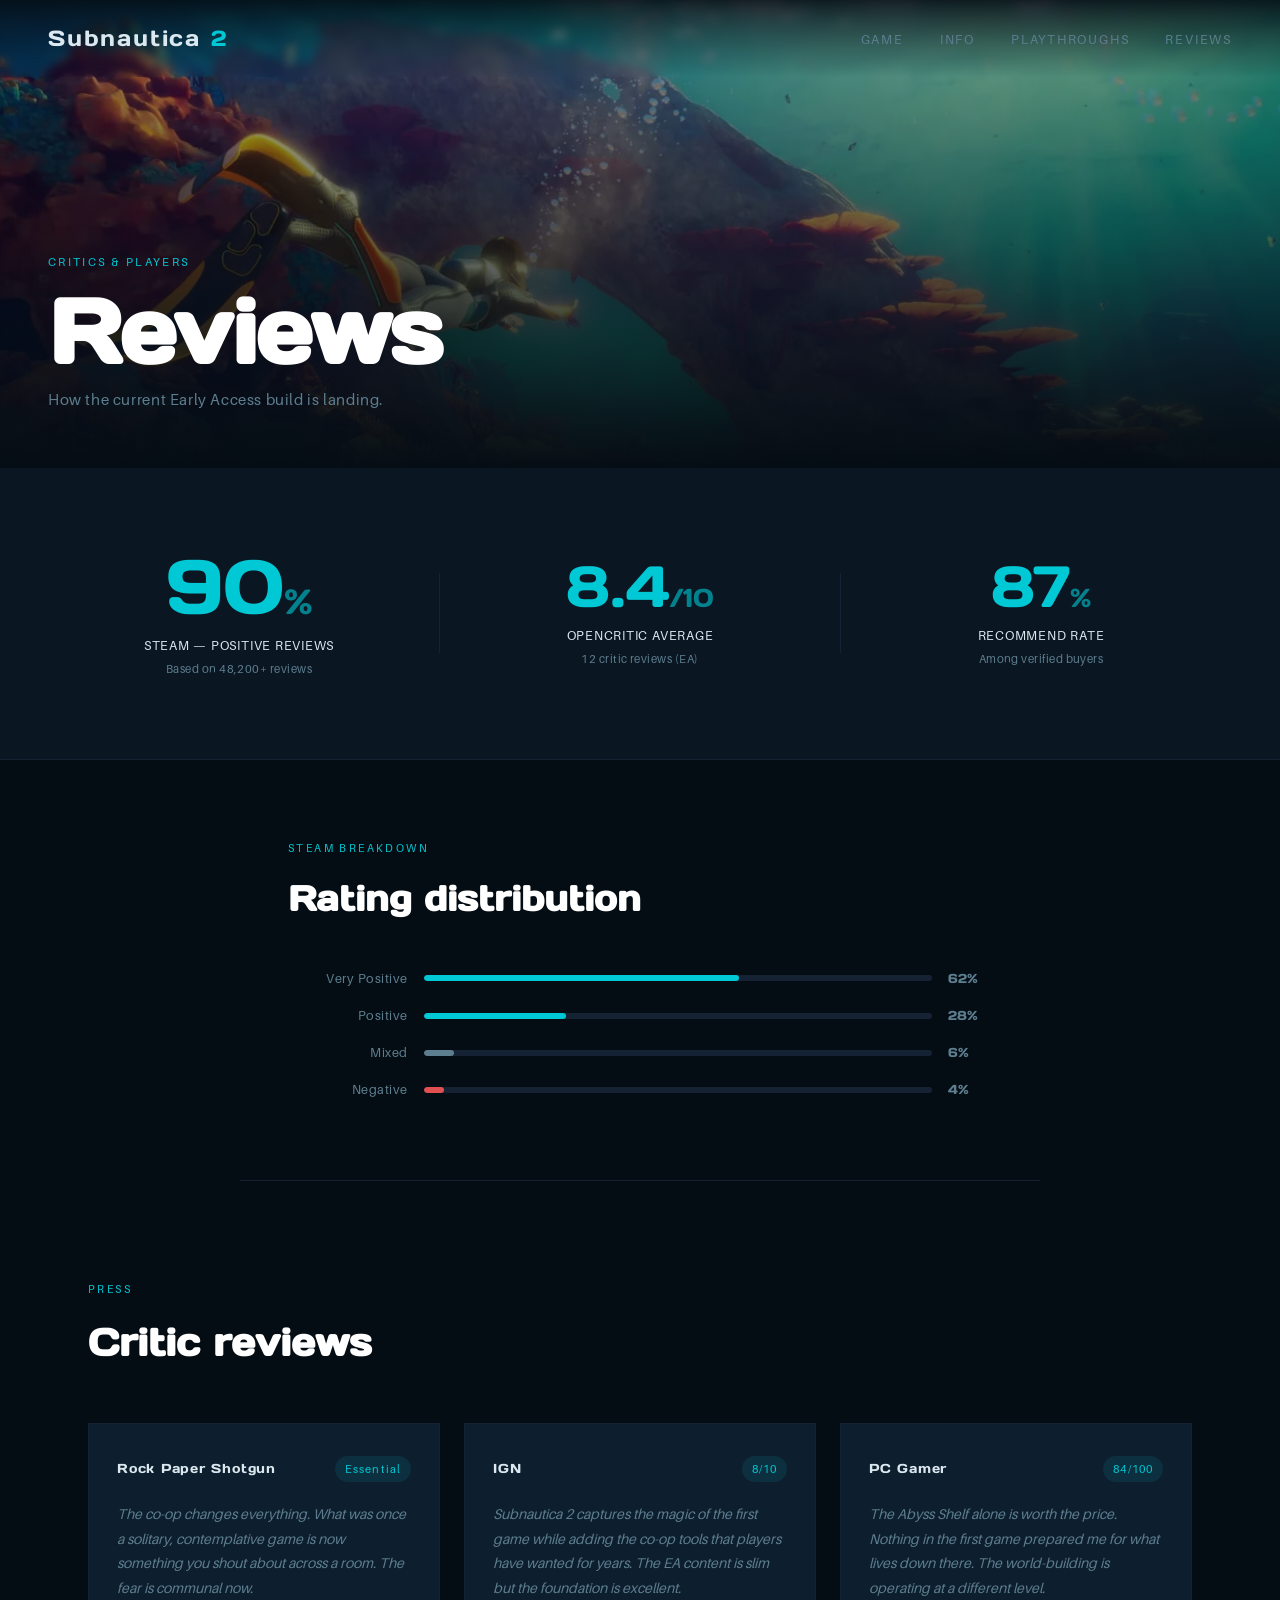
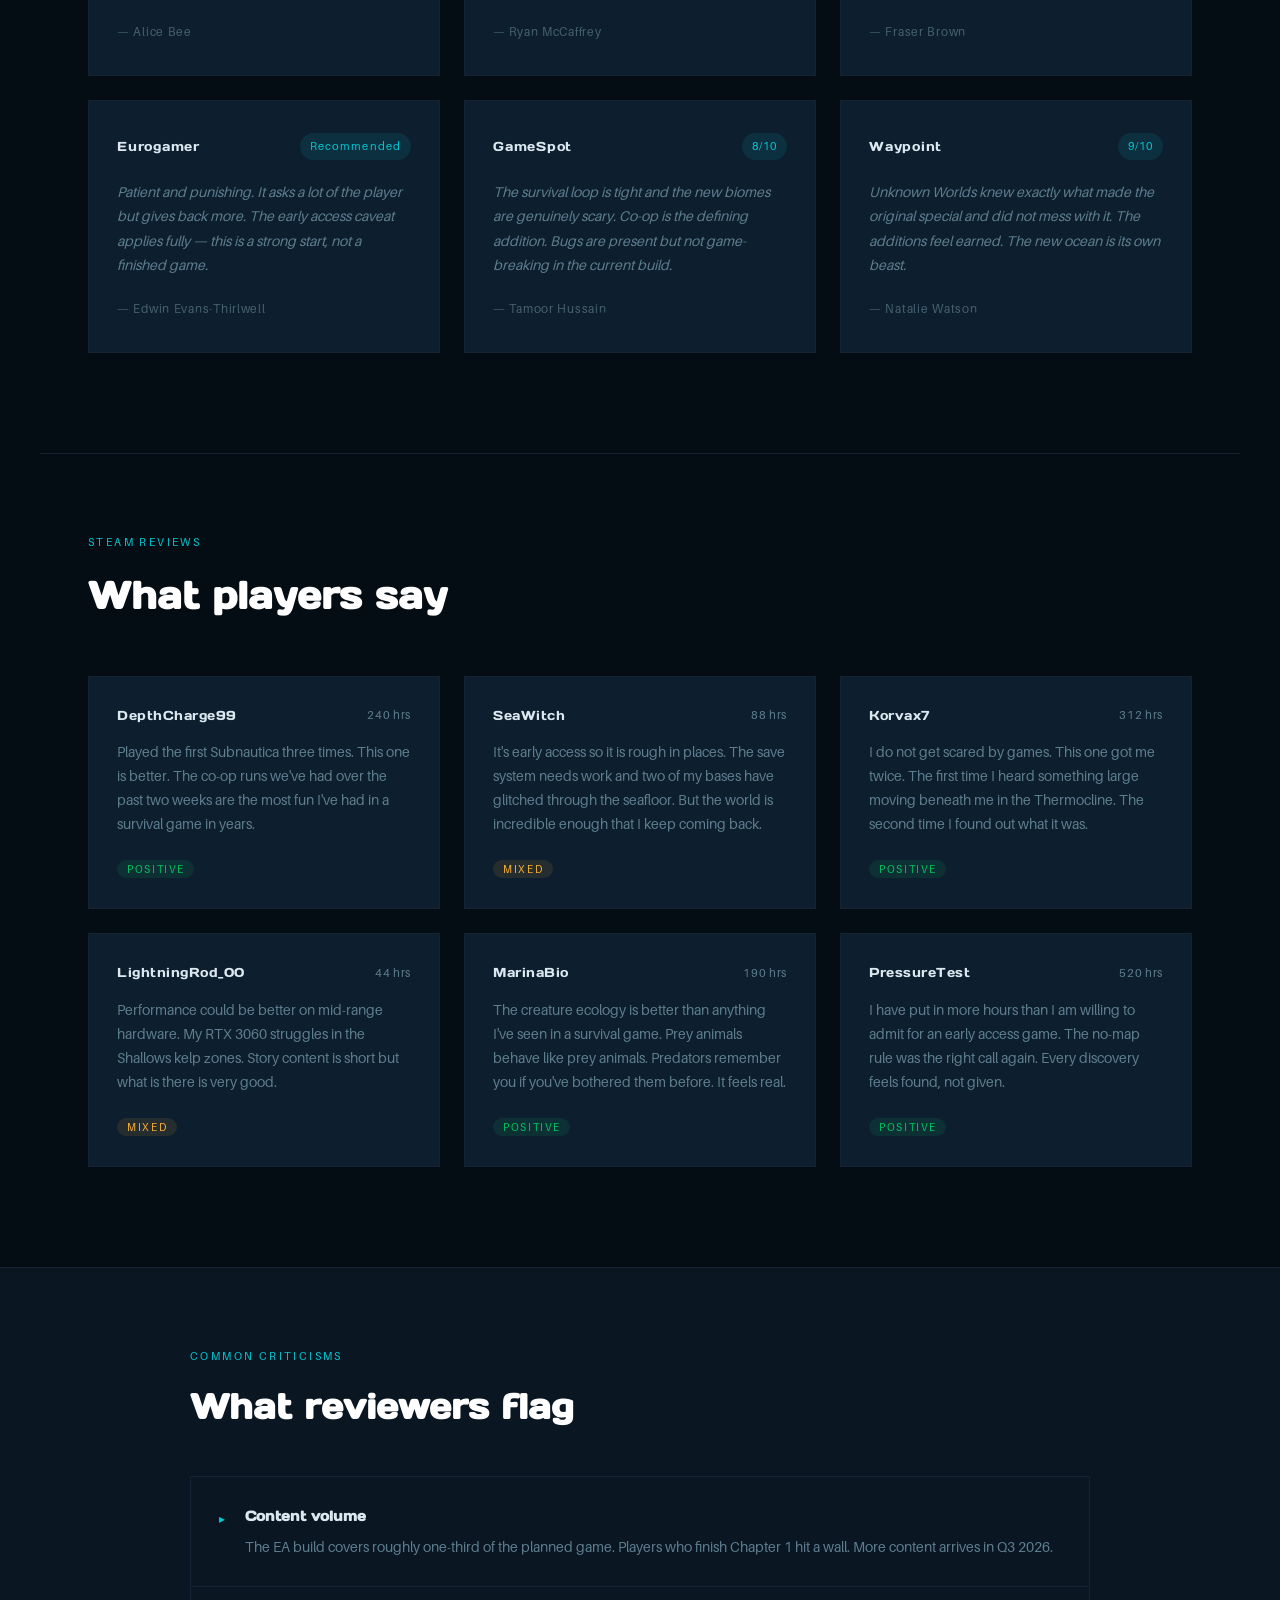
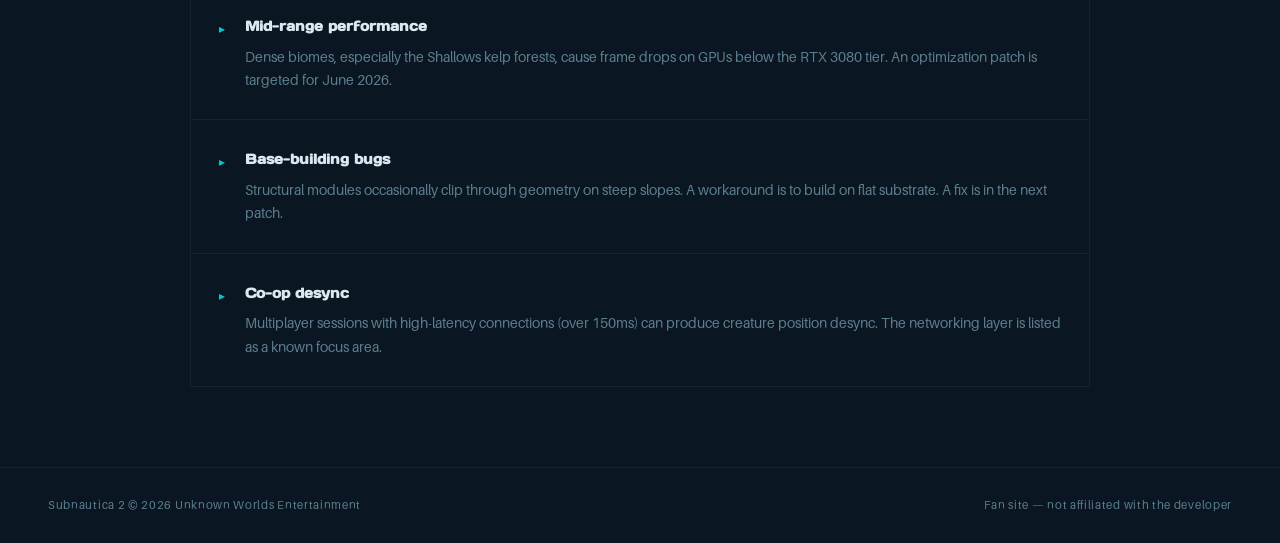
<file: reviews.html>
<!DOCTYPE html>
<html lang="en">
<head>
    <meta charset="UTF-8">
    <meta name="viewport" content="width=device-width, initial-scale=1.0">
    <link rel="icon" type="image/png" href="icons/sub2.png">
    <link rel="stylesheet" href="styles.css">
    <link rel="stylesheet" href="styles-pages.css">
    <link rel="preconnect" href="https://fonts.googleapis.com">
    <link rel="preconnect" href="https://fonts.gstatic.com" crossorigin>
    <link href="https://fonts.googleapis.com/css2?family=Days+One&family=Jost:wght@300;400&display=swap" rel="stylesheet">
    <title>Reviews — Subnautica 2</title>
</head>
<body>

    <nav class="nav">
        <a href="index.html" class="nav-logo">Subnautica <span>2</span></a>
        <ul class="nav-links">
            <li><a href="game.html">Game</a></li>
            <li><a href="info.html">Info</a></li>
            <li><a href="playthroughs.html">Playthroughs</a></li>
            <li class="nav-links-active"><a href="reviews.html">Reviews</a></li>
        </ul>
    </nav>

    <section class="page-hero">
        <div class="page-hero-bg" style="background-image: url('images/startingpage.png');"></div>
        <div class="page-hero-overlay"></div>
        <div class="page-hero-content">
            <p class="hero-label">Critics &amp; Players</p>
            <h1 class="page-hero-title">Reviews</h1>
            <p class="page-hero-sub">How the current Early Access build is landing.</p>
        </div>
    </section>

    <section class="rev-scores">
        <div class="rev-score-block rev-score-main">
            <div class="rev-score-big">90<span class="rev-score-unit">%</span></div>
            <div class="rev-score-label">Steam — Positive Reviews</div>
            <div class="rev-score-sub">Based on 48,200+ reviews</div>
        </div>
        <div class="rev-score-divider"></div>
        <div class="rev-score-block">
            <div class="rev-score-big rev-score-med">8.4<span class="rev-score-unit">/10</span></div>
            <div class="rev-score-label">OpenCritic Average</div>
            <div class="rev-score-sub">12 critic reviews (EA)</div>
        </div>
        <div class="rev-score-divider"></div>
        <div class="rev-score-block">
            <div class="rev-score-big rev-score-med">87<span class="rev-score-unit">%</span></div>
            <div class="rev-score-label">Recommend Rate</div>
            <div class="rev-score-sub">Among verified buyers</div>
        </div>
    </section>

    <section class="rev-bar-section">
        <div class="rev-bar-heading">
            <p class="section-label">Steam Breakdown</p>
            <h2>Rating distribution</h2>
        </div>
        <div class="rev-bars">
            <div class="rev-bar-row">
                <span class="rev-bar-label">Very Positive</span>
                <div class="rev-bar-track"><div class="rev-bar-fill" style="width: 62%;"></div></div>
                <span class="rev-bar-pct">62%</span>
            </div>
            <div class="rev-bar-row">
                <span class="rev-bar-label">Positive</span>
                <div class="rev-bar-track"><div class="rev-bar-fill" style="width: 28%;"></div></div>
                <span class="rev-bar-pct">28%</span>
            </div>
            <div class="rev-bar-row">
                <span class="rev-bar-label">Mixed</span>
                <div class="rev-bar-track"><div class="rev-bar-fill rev-bar-neutral" style="width: 6%;"></div></div>
                <span class="rev-bar-pct">6%</span>
            </div>
            <div class="rev-bar-row">
                <span class="rev-bar-label">Negative</span>
                <div class="rev-bar-track"><div class="rev-bar-fill rev-bar-neg" style="width: 4%;"></div></div>
                <span class="rev-bar-pct">4%</span>
            </div>
        </div>
    </section>

    <section class="rev-press">
        <div class="rev-press-heading">
            <p class="section-label">Press</p>
            <h2>Critic reviews</h2>
        </div>
        <div class="rev-press-grid">

            <div class="rev-press-card">
                <div class="rev-press-top">
                    <span class="rev-outlet">Rock Paper Shotgun</span>
                    <span class="rev-score-badge">Essential</span>
                </div>
                <p class="rev-quote">The co-op changes everything. What was once a solitary, contemplative game is now something you shout about across a room. The fear is communal now.</p>
                <span class="rev-author">— Alice Bee</span>
            </div>

            <div class="rev-press-card">
                <div class="rev-press-top">
                    <span class="rev-outlet">IGN</span>
                    <span class="rev-score-badge">8/10</span>
                </div>
                <p class="rev-quote">Subnautica 2 captures the magic of the first game while adding the co-op tools that players have wanted for years. The EA content is slim but the foundation is excellent.</p>
                <span class="rev-author">— Ryan McCaffrey</span>
            </div>

            <div class="rev-press-card">
                <div class="rev-press-top">
                    <span class="rev-outlet">PC Gamer</span>
                    <span class="rev-score-badge">84/100</span>
                </div>
                <p class="rev-quote">The Abyss Shelf alone is worth the price. Nothing in the first game prepared me for what lives down there. The world-building is operating at a different level.</p>
                <span class="rev-author">— Fraser Brown</span>
            </div>

            <div class="rev-press-card">
                <div class="rev-press-top">
                    <span class="rev-outlet">Eurogamer</span>
                    <span class="rev-score-badge">Recommended</span>
                </div>
                <p class="rev-quote">Patient and punishing. It asks a lot of the player but gives back more. The early access caveat applies fully — this is a strong start, not a finished game.</p>
                <span class="rev-author">— Edwin Evans-Thirlwell</span>
            </div>

            <div class="rev-press-card">
                <div class="rev-press-top">
                    <span class="rev-outlet">GameSpot</span>
                    <span class="rev-score-badge">8/10</span>
                </div>
                <p class="rev-quote">The survival loop is tight and the new biomes are genuinely scary. Co-op is the defining addition. Bugs are present but not game-breaking in the current build.</p>
                <span class="rev-author">— Tamoor Hussain</span>
            </div>

            <div class="rev-press-card">
                <div class="rev-press-top">
                    <span class="rev-outlet">Waypoint</span>
                    <span class="rev-score-badge">9/10</span>
                </div>
                <p class="rev-quote">Unknown Worlds knew exactly what made the original special and did not mess with it. The additions feel earned. The new ocean is its own beast.</p>
                <span class="rev-author">— Natalie Watson</span>
            </div>

        </div>
    </section>

    <section class="rev-player">
        <div class="rev-player-heading">
            <p class="section-label">Steam Reviews</p>
            <h2>What players say</h2>
        </div>
        <div class="rev-player-grid">

            <div class="rev-player-card">
                <div class="rev-player-top">
                    <span class="rev-player-name">DepthCharge99</span>
                    <span class="rev-player-hours">240 hrs</span>
                </div>
                <p>Played the first Subnautica three times. This one is better. The co-op runs we've had over the past two weeks are the most fun I've had in a survival game in years.</p>
                <span class="rev-verdict rev-positive">Positive</span>
            </div>

            <div class="rev-player-card">
                <div class="rev-player-top">
                    <span class="rev-player-name">SeaWitch</span>
                    <span class="rev-player-hours">88 hrs</span>
                </div>
                <p>It's early access so it is rough in places. The save system needs work and two of my bases have glitched through the seafloor. But the world is incredible enough that I keep coming back.</p>
                <span class="rev-verdict rev-mixed">Mixed</span>
            </div>

            <div class="rev-player-card">
                <div class="rev-player-top">
                    <span class="rev-player-name">Korvax7</span>
                    <span class="rev-player-hours">312 hrs</span>
                </div>
                <p>I do not get scared by games. This one got me twice. The first time I heard something large moving beneath me in the Thermocline. The second time I found out what it was.</p>
                <span class="rev-verdict rev-positive">Positive</span>
            </div>

            <div class="rev-player-card">
                <div class="rev-player-top">
                    <span class="rev-player-name">LightningRod_00</span>
                    <span class="rev-player-hours">44 hrs</span>
                </div>
                <p>Performance could be better on mid-range hardware. My RTX 3060 struggles in the Shallows kelp zones. Story content is short but what is there is very good.</p>
                <span class="rev-verdict rev-mixed">Mixed</span>
            </div>

            <div class="rev-player-card">
                <div class="rev-player-top">
                    <span class="rev-player-name">MarinaBio</span>
                    <span class="rev-player-hours">190 hrs</span>
                </div>
                <p>The creature ecology is better than anything I've seen in a survival game. Prey animals behave like prey animals. Predators remember you if you've bothered them before. It feels real.</p>
                <span class="rev-verdict rev-positive">Positive</span>
            </div>

            <div class="rev-player-card">
                <div class="rev-player-top">
                    <span class="rev-player-name">PressureTest</span>
                    <span class="rev-player-hours">520 hrs</span>
                </div>
                <p>I have put in more hours than I am willing to admit for an early access game. The no-map rule was the right call again. Every discovery feels found, not given.</p>
                <span class="rev-verdict rev-positive">Positive</span>
            </div>

        </div>
    </section>

    <section class="rev-caveats">
        <div class="rev-caveats-inner">
            <p class="section-label">Common Criticisms</p>
            <h2>What reviewers flag</h2>
            <ul class="caveats-list">
                <li>
                    <span class="caveat-icon">&#9656;</span>
                    <div>
                        <strong>Content volume</strong>
                        <p>The EA build covers roughly one-third of the planned game. Players who finish Chapter 1 hit a wall. More content arrives in Q3 2026.</p>
                    </div>
                </li>
                <li>
                    <span class="caveat-icon">&#9656;</span>
                    <div>
                        <strong>Mid-range performance</strong>
                        <p>Dense biomes, especially the Shallows kelp forests, cause frame drops on GPUs below the RTX 3080 tier. An optimization patch is targeted for June 2026.</p>
                    </div>
                </li>
                <li>
                    <span class="caveat-icon">&#9656;</span>
                    <div>
                        <strong>Base-building bugs</strong>
                        <p>Structural modules occasionally clip through geometry on steep slopes. A workaround is to build on flat substrate. A fix is in the next patch.</p>
                    </div>
                </li>
                <li>
                    <span class="caveat-icon">&#9656;</span>
                    <div>
                        <strong>Co-op desync</strong>
                        <p>Multiplayer sessions with high-latency connections (over 150ms) can produce creature position desync. The networking layer is listed as a known focus area.</p>
                    </div>
                </li>
            </ul>
        </div>
    </section>

    <footer class="footer">
        <span>Subnautica 2 &copy; 2026 Unknown Worlds Entertainment</span>
        <span>Fan site — not affiliated with the developer</span>
    </footer>

</body>
</html>
</file>
<file: styles.css>
@import url('https://fonts.googleapis.com/css2?family=Days+One&family=Jost:wght@300;400&display=swap');

@font-face {
    font-family: 'AileronRegular';
    src: url('fonts/Aileron-Regular.otf') format('opentype');
    font-weight: normal;
    font-style: normal;
}

:root {
    --bg:         #050d14;
    --bg-surface: #0a1622;
    --bg-card:    #0d1e2e;
    --accent:     #00c8d4;
    --accent-dim: #006f78;
    --text:       #dce8ef;
    --text-muted: #5d7e8f;
    --border:     #142233;
    --font-head:  'Days One', sans-serif;
    --font-body:  'AileronRegular', 'Jost', sans-serif;
    --radius:     4px;
    --transition: 0.25s ease;
}

*, *::before, *::after {
    box-sizing: border-box;
    margin: 0;
    padding: 0;
}

html {
    scroll-behavior: smooth;
}

body {
    background-color: var(--bg);
    color: var(--text);
    font-family: var(--font-body);
    font-size: 16px;
    line-height: 1.65;
    -webkit-font-smoothing: antialiased;
}

a {
    color: inherit;
    text-decoration: none;
}

img {
    display: block;
    max-width: 100%;
}

.nav {
    position: fixed;
    top: 0;
    left: 0;
    right: 0;
    z-index: 100;
    display: flex;
    align-items: center;
    justify-content: space-between;
    padding: 20px 48px;
    background: linear-gradient(to bottom, rgba(5, 13, 20, 0.9), transparent);
    backdrop-filter: blur(4px);
}

.nav-logo {
    font-family: var(--font-head);
    font-size: 1.4rem;
    letter-spacing: 0.08em;
    color: var(--text);
}

.nav-logo span {
    color: var(--accent);
}

.nav-links {
    list-style: none;
    display: flex;
    gap: 36px;
}


.nav-links-active {
    color: var(--accent);
}

.nav-links a {
    font-family: var(--font-body);
    font-size: 0.8rem;
    letter-spacing: 0.14em;
    text-transform: uppercase;
    color: var(--text-muted);
    transition: color var(--transition);
}

.nav-links a:hover {
    color: var(--accent);
}

.hero {
    position: relative;
    height: 100vh;
    min-height: 600px;
    display: flex;
    align-items: center;
    overflow: hidden;
}

.hero-bg {
    position: absolute;
    inset: 0;
    background-image: url('images/startingpage.png');
    background-size: cover;
    background-position: center;
    background-repeat: no-repeat;
    transform: scale(1.05);
    transition: transform 8s ease-out;
}

.hero-bg:hover {
    transform: scale(1.08);
}

/* Parallax on desktop */
@media (min-width: 1367px) {
    .hero-bg {
        background-attachment: fixed;
    }
}

.hero-overlay {
    position: absolute;
    inset: 0;
    background: linear-gradient(
        120deg,
        rgba(5, 13, 20, 0.88) 0%,
        rgba(5, 13, 20, 0.55) 55%,
        rgba(5, 13, 20, 0.25) 100%
    );
}

.hero-content {
    position: relative;
    z-index: 2;
    padding: 0 48px;
    max-width: 680px;
    animation: fadeUp 1s ease both;
}

.hero-label {
    font-size: 0.72rem;
    letter-spacing: 0.2em;
    text-transform: uppercase;
    color: var(--accent);
    margin-bottom: 18px;
}

.hero-title {
    font-family: var(--font-head);
    font-size: clamp(4rem, 10vw, 8rem);
    line-height: 0.92;
    letter-spacing: -0.02em;
    color: #fff;
    margin-bottom: 20px;
}

.hero-title span {
    color: var(--accent);
    display: block;
}

.hero-sub {
    font-size: 1.05rem;
    color: var(--text-muted);
    margin-bottom: 40px;
    font-weight: 300;
    letter-spacing: 0.04em;
}

.hero-actions {
    display: flex;
    gap: 16px;
    flex-wrap: wrap;
}

.btn-primary {
    display: inline-block;
    padding: 12px 28px;
    background: var(--accent);
    color: var(--bg);
    font-family: var(--font-body);
    font-size: 0.78rem;
    letter-spacing: 0.14em;
    text-transform: uppercase;
    border-radius: var(--radius);
    transition: background var(--transition), transform var(--transition);
}

.btn-primary:hover {
    background: #00e5f0;
    transform: translateY(-2px);
}

.btn-ghost {
    display: inline-block;
    padding: 12px 28px;
    border: 1px solid var(--accent-dim);
    color: var(--text);
    font-family: var(--font-body);
    font-size: 0.78rem;
    letter-spacing: 0.14em;
    text-transform: uppercase;
    border-radius: var(--radius);
    transition: border-color var(--transition), color var(--transition);
}

.btn-ghost:hover {
    border-color: var(--accent);
    color: var(--accent);
}

.hero-scroll-hint {
    position: absolute;
    bottom: 32px;
    left: 50%;
    transform: translateX(-50%);
    font-size: 0.65rem;
    letter-spacing: 0.22em;
    text-transform: uppercase;
    color: var(--text-muted);
    z-index: 2;
    animation: pulse 2.5s ease-in-out infinite;
}

.stats {
    display: flex;
    align-items: center;
    justify-content: center;
    gap: 0;
    padding: 56px 48px;
    background: var(--bg-surface);
    border-top: 1px solid var(--border);
    border-bottom: 1px solid var(--border);
}

.stat {
    flex: 1;
    text-align: center;
    max-width: 220px;
}

.stat-num {
    display: block;
    font-family: var(--font-head);
    font-size: clamp(2.4rem, 4vw, 3.6rem);
    color: var(--accent);
    line-height: 1;
    margin-bottom: 8px;
}

.stat-unit {
    font-size: 0.55em;
    opacity: 0.7;
}

.stat-label {
    display: block;
    font-size: 0.72rem;
    letter-spacing: 0.14em;
    text-transform: uppercase;
    color: var(--text-muted);
}

.stat-divider {
    width: 1px;
    height: 64px;
    background: var(--border);
    flex-shrink: 0;
    margin: 0 40px;
}

.intro {
    display: grid;
    grid-template-columns: 1fr 1fr;
    gap: 80px;
    align-items: center;
    padding: 100px 48px;
    max-width: 1200px;
    margin: 0 auto;
}

.intro-text h2 {
    font-family: var(--font-head);
    font-size: clamp(1.8rem, 3vw, 2.8rem);
    line-height: 1.15;
    color: #fff;
    margin-bottom: 20px;
}

.intro-text p {
    font-size: 1rem;
    color: var(--text-muted);
    line-height: 1.75;
    margin-bottom: 28px;
    max-width: 440px;
}

.link-arrow {
    font-size: 0.8rem;
    letter-spacing: 0.1em;
    text-transform: uppercase;
    color: var(--accent);
    transition: opacity var(--transition);
}

.link-arrow:hover {
    opacity: 0.75;
}

.intro-image {
    position: relative;
    aspect-ratio: 4/3;
    border-radius: 6px;
    overflow: hidden;
    border: 1px solid var(--border);
    border-radius: 20px;
}

.intro-image img {
    width: 100%;
    height: 100%;
    object-fit: cover;
}

.intro-image-placeholder {
    position: absolute;
    inset: 0;
    background: linear-gradient(135deg, #0a1e30 0%, #051018 100%);
    display: flex;
    align-items: center;
    justify-content: center;
}

.cards {
    display: grid;
    grid-template-columns: repeat(3, 1fr);
    gap: 0;
    border-top: 1px solid var(--border);
    border-bottom: 1px solid var(--border);
}

.card {
    display: block;
    padding: 52px 40px;
    border-right: 1px solid var(--border);
    background: var(--bg-card);
    transition: background var(--transition);
    position: relative;
    overflow: hidden;
}

.card:last-child {
    border-right: none;
}

.card::before {
    content: '';
    position: absolute;
    top: 0;
    left: 0;
    right: 0;
    height: 2px;
    background: var(--accent);
    transform: scaleX(0);
    transform-origin: left;
    transition: transform 0.35s ease;
}

.card:hover {
    background: #0f2135;
}

.card:hover::before {
    transform: scaleX(1);
}

.card-num {
    font-family: var(--font-head);
    font-size: 0.68rem;
    letter-spacing: 0.2em;
    color: var(--accent-dim);
    margin-bottom: 20px;
}

.card h3 {
    font-family: var(--font-head);
    font-size: 1.4rem;
    color: #fff;
    margin-bottom: 12px;
}

.card p {
    font-size: 0.88rem;
    color: var(--text-muted);
    line-height: 1.65;
    margin-bottom: 28px;
}

.card-arrow {
    font-size: 1.1rem;
    color: var(--accent);
    transition: transform var(--transition);
    display: inline-block;
}

.card:hover .card-arrow {
    transform: translateX(6px);
}

.footer {
    display: flex;
    justify-content: space-between;
    align-items: center;
    padding: 28px 48px;
    border-top: 1px solid var(--border);
    font-size: 0.72rem;
    letter-spacing: 0.06em;
    color: var(--text-muted);
    background: var(--bg-surface);
}

@keyframes fadeUp {
    from {
        opacity: 0;
        transform: translateY(28px);
    }
    to {
        opacity: 1;
        transform: translateY(0);
    }
}

@keyframes pulse {
    0%, 100% { opacity: 0.35; }
    50%       { opacity: 0.85; }
}
</file>
<file: styles-pages.css>
/* ============================================================
   PAGE HERO (shared across inner pages)
   ============================================================ */

.page-hero {
    position: relative;
    height: 52vh;
    min-height: 380px;
    display: flex;
    align-items: flex-end;
    overflow: hidden;
}

.page-hero-bg {
    position: absolute;
    inset: 0;
    background-size: cover;
    background-position: center 30%;
    background-repeat: no-repeat;
    transform: scale(1.04);
}

.page-hero-overlay {
    position: absolute;
    inset: 0;
    background: linear-gradient(
        to top,
        rgba(5, 13, 20, 1) 0%,
        rgba(5, 13, 20, 0.6) 50%,
        rgba(5, 13, 20, 0.25) 100%
    );
}

.page-hero-content {
    position: relative;
    z-index: 2;
    padding: 0 48px 56px;
    animation: fadeUp 0.8s ease both;
}

.page-hero-title {
    font-family: var(--font-head);
    font-size: clamp(3rem, 7vw, 6rem);
    line-height: 0.95;
    letter-spacing: -0.02em;
    color: #fff;
    margin-bottom: 12px;
}

.page-hero-sub {
    font-size: 0.95rem;
    color: var(--text-muted);
    font-weight: 300;
    letter-spacing: 0.04em;
    max-width: 480px;
}

/* ============================================================
   SHARED UTILITY
   ============================================================ */

.section-label {
    font-size: 0.68rem;
    letter-spacing: 0.22em;
    text-transform: uppercase;
    color: var(--accent);
    margin-bottom: 12px;
    display: block;
}


/* ============================================================
   GAME PAGE
   ============================================================ */

/* Feature intro */
.feature-intro {
    padding: 80px 48px;
    background: var(--bg-surface);
    border-bottom: 1px solid var(--border);
}

.feature-intro-inner {
    max-width: 1200px;
    margin: 0 auto;
    display: grid;
    grid-template-columns: 1fr 1fr;
    gap: 80px;
    align-items: center;
}

.feature-intro-text h2 {
    font-family: var(--font-head);
    font-size: clamp(1.6rem, 2.8vw, 2.4rem);
    color: #fff;
    line-height: 1.15;
    margin-bottom: 20px;
}

.feature-intro-text p {
    font-size: 0.95rem;
    color: var(--text-muted);
    line-height: 1.75;
    margin-bottom: 16px;
    max-width: 480px;
}

.feature-intro-stats {
    display: grid;
    grid-template-columns: 1fr 1fr;
    gap: 1px;
    background: var(--border);
    border: 1px solid var(--border);
}

.fi-stat {
    background: var(--bg-card);
    padding: 32px 28px;
    text-align: center;
}

.fi-num {
    display: block;
    font-family: var(--font-head);
    font-size: 2.8rem;
    color: var(--accent);
    line-height: 1;
    margin-bottom: 8px;
}

.fi-label {
    display: block;
    font-size: 0.7rem;
    letter-spacing: 0.14em;
    text-transform: uppercase;
    color: var(--text-muted);
}

/* Mechanics */
.mechanics-grid {
    padding: 100px 48px;
    max-width: 1200px;
    margin: 0 auto;
}

.mechanics-heading {
    margin-bottom: 60px;
}

.mechanics-heading h2 {
    font-family: var(--font-head);
    font-size: clamp(1.8rem, 3vw, 2.6rem);
    color: #fff;
}

.mechanic-list {
    display: grid;
    grid-template-columns: 1fr 1fr;
    gap: 0;
    border: 1px solid var(--border);
}

.mechanic-item {
    display: flex;
    gap: 24px;
    padding: 40px 36px;
    border-right: 1px solid var(--border);
    border-bottom: 1px solid var(--border);
    transition: background var(--transition);
}

.mechanic-item:hover {
    background: var(--bg-surface);
}

.mechanic-item:nth-child(even) {
    border-right: none;
}

.mechanic-item:nth-last-child(-n+2) {
    border-bottom: none;
}

.mechanic-icon {
    flex-shrink: 0;
    width: 40px;
    height: 40px;
}

.mechanic-icon svg {
    width: 100%;
    height: 100%;
}

.mechanic-body h3 {
    font-family: var(--font-head);
    font-size: 1.05rem;
    color: #fff;
    margin-bottom: 10px;
}

.mechanic-body p {
    font-size: 0.88rem;
    color: var(--text-muted);
    line-height: 1.7;
}

/* Biomes */
.biomes-section {
    padding: 100px 48px;
    background: var(--bg-surface);
    border-top: 1px solid var(--border);
    border-bottom: 1px solid var(--border);
}

.biomes-heading {
    max-width: 1200px;
    margin: 0 auto 60px;
}

.biomes-heading h2 {
    font-family: var(--font-head);
    font-size: clamp(1.8rem, 3vw, 2.6rem);
    color: #fff;
}

.biome-cards {
    max-width: 1200px;
    margin: 0 auto;
    display: grid;
    grid-template-columns: repeat(3, 1fr);
    gap: 24px;
}

.biome-card {
    background: var(--bg-card);
    border: 1px solid var(--border);
    border-top: 3px solid var(--biome-color, var(--accent));
    padding: 40px 32px;
    transition: transform var(--transition), border-color var(--transition);
}

.biome-card:hover {
    transform: translateY(-4px);
}

.biome-num {
    font-family: var(--font-head);
    font-size: 0.68rem;
    letter-spacing: 0.2em;
    color: var(--biome-color, var(--accent));
    margin-bottom: 16px;
}

.biome-card h3 {
    font-family: var(--font-head);
    font-size: 1.3rem;
    color: #fff;
    margin-bottom: 12px;
}

.biome-card p {
    font-size: 0.88rem;
    color: var(--text-muted);
    line-height: 1.7;
    margin-bottom: 24px;
}

.biome-facts {
    list-style: none;
    border-top: 1px solid var(--border);
    padding-top: 20px;
    display: flex;
    flex-direction: column;
    gap: 8px;
}

.biome-facts li {
    font-size: 0.78rem;
    color: var(--text-muted);
    letter-spacing: 0.04em;
    display: flex;
    align-items: center;
    gap: 8px;
}

.biome-facts li::before {
    content: '';
    width: 4px;
    height: 4px;
    background: var(--biome-color, var(--accent));
    border-radius: 50%;
    flex-shrink: 0;
}

/* Roadmap */
.roadmap-section {
    padding: 100px 48px;
    max-width: 1200px;
    margin: 0 auto;
}

.roadmap-heading {
    margin-bottom: 60px;
}

.roadmap-heading h2 {
    font-family: var(--font-head);
    font-size: clamp(1.8rem, 3vw, 2.6rem);
    color: #fff;
}

.roadmap-list {
    display: flex;
    flex-direction: column;
    gap: 0;
    border-left: 1px solid var(--border);
    padding-left: 32px;
    margin-left: 12px;
}

.roadmap-item {
    position: relative;
    padding: 0 0 40px 0;
}

.roadmap-item:last-child {
    padding-bottom: 0;
}

.roadmap-dot {
    position: absolute;
    left: -40px;
    top: 4px;
    width: 10px;
    height: 10px;
    border-radius: 50%;
    background: var(--border);
    border: 2px solid var(--bg);
}

.roadmap-done .roadmap-dot {
    background: var(--accent);
}

.roadmap-body h4 {
    font-family: var(--font-head);
    font-size: 1rem;
    color: #fff;
    margin-bottom: 8px;
    margin-top: 4px;
}

.roadmap-body p {
    font-size: 0.88rem;
    color: var(--text-muted);
    line-height: 1.65;
    max-width: 540px;
}

.roadmap-tag {
    font-size: 0.65rem;
    letter-spacing: 0.16em;
    text-transform: uppercase;
    padding: 3px 10px;
    border-radius: 20px;
    display: inline-block;
    margin-bottom: 4px;
}

.tag-done    { background: rgba(0, 200, 212, 0.12); color: var(--accent); }
.tag-next    { background: rgba(0, 200, 212, 0.06); color: var(--accent); border: 1px solid var(--accent-dim); }
.tag-planned { background: transparent; color: var(--text-muted); border: 1px solid var(--border); }


/* ============================================================
   INFO PAGE
   ============================================================ */

.info-story {
    padding: 100px 48px;
    max-width: 1200px;
    margin: 0 auto;
}

.info-story-inner {
    display: grid;
    grid-template-columns: 200px 1fr;
    gap: 80px;
    align-items: start;
}

.info-story-content h2 {
    font-family: var(--font-head);
    font-size: clamp(1.8rem, 3vw, 2.6rem);
    color: #fff;
    margin-bottom: 24px;
}

.info-story-content p {
    font-size: 0.95rem;
    color: var(--text-muted);
    line-height: 1.8;
    margin-bottom: 20px;
    max-width: 640px;
}

.info-story-content em {
    color: var(--text);
    font-style: italic;
}

.info-details-grid {
    padding: 0 48px 100px;
    max-width: 1200px;
    margin: 0 auto;
    display: grid;
    grid-template-columns: 1fr 1fr;
    gap: 60px;
    border-top: 1px solid var(--border);
    padding-top: 80px;
}

.info-detail-block h3 {
    font-family: var(--font-head);
    font-size: 1.3rem;
    color: #fff;
    margin-bottom: 16px;
    margin-top: 12px;
}

.info-detail-block p {
    font-size: 0.9rem;
    color: var(--text-muted);
    line-height: 1.75;
    margin-bottom: 16px;
}

.info-list {
    list-style: none;
    display: flex;
    flex-direction: column;
}

.info-list li {
    display: flex;
    justify-content: space-between;
    align-items: center;
    padding: 12px 0;
    border-bottom: 1px solid var(--border);
    font-size: 0.88rem;
    color: var(--text-muted);
}

.info-list-label {
    color: var(--text);
    font-size: 0.78rem;
    letter-spacing: 0.06em;
    text-transform: uppercase;
}

/* System requirements */
.sysreq-section {
    padding: 100px 48px;
    background: var(--bg-surface);
    border-top: 1px solid var(--border);
    border-bottom: 1px solid var(--border);
}

.sysreq-heading {
    max-width: 1200px;
    margin: 0 auto 60px;
}

.sysreq-heading h2 {
    font-family: var(--font-head);
    font-size: clamp(1.8rem, 3vw, 2.6rem);
    color: #fff;
}

.sysreq-grid {
    max-width: 1200px;
    margin: 0 auto;
    display: grid;
    grid-template-columns: 1fr 1px 1fr;
    gap: 60px;
    align-items: start;
}

.sysreq-divider {
    background: var(--border);
    align-self: stretch;
}

.sysreq-tier {
    font-family: var(--font-head);
    font-size: 0.78rem;
    letter-spacing: 0.18em;
    text-transform: uppercase;
    color: var(--text-muted);
    margin-bottom: 24px;
    padding-bottom: 16px;
    border-bottom: 1px solid var(--border);
}

.sysreq-tier-rec {
    color: var(--accent);
}

.sysreq-list {
    list-style: none;
    display: flex;
    flex-direction: column;
}

.sysreq-list li {
    display: grid;
    grid-template-columns: 80px 1fr;
    gap: 16px;
    padding: 12px 0;
    border-bottom: 1px solid var(--border);
    font-size: 0.88rem;
}

.req-key {
    color: var(--text-muted);
    font-size: 0.75rem;
    text-transform: uppercase;
    letter-spacing: 0.08em;
    padding-top: 1px;
}

.req-val {
    color: var(--text);
}

/* FAQ */
.faq-section {
    padding: 100px 48px;
    max-width: 1200px;
    margin: 0 auto;
}

.faq-heading {
    margin-bottom: 48px;
}

.faq-heading h2 {
    font-family: var(--font-head);
    font-size: clamp(1.8rem, 3vw, 2.6rem);
    color: #fff;
}

.faq-list {
    display: flex;
    flex-direction: column;
    gap: 0;
    border: 1px solid var(--border);
}

.faq-item {
    border-bottom: 1px solid var(--border);
}

.faq-item:last-child {
    border-bottom: none;
}

.faq-item summary {
    cursor: pointer;
    padding: 24px 28px;
    font-size: 0.95rem;
    color: var(--text);
    list-style: none;
    display: flex;
    justify-content: space-between;
    align-items: center;
    transition: background var(--transition);
    user-select: none;
}

.faq-item summary::-webkit-details-marker {
    display: none;
}

.faq-item summary::after {
    content: '+';
    font-family: var(--font-head);
    font-size: 1.2rem;
    color: var(--accent);
    flex-shrink: 0;
    margin-left: 20px;
    transition: transform var(--transition);
}

.faq-item[open] summary::after {
    transform: rotate(45deg);
}

.faq-item summary:hover {
    background: var(--bg-surface);
}

.faq-item p {
    padding: 0 28px 24px;
    font-size: 0.9rem;
    color: var(--text-muted);
    line-height: 1.75;
    max-width: 720px;
}


/* ============================================================
   PLAYTHROUGHS PAGE
   ============================================================ */

.pt-intro {
    padding: 60px 48px;
    border-bottom: 1px solid var(--border);
    background: var(--bg-surface);
}

.pt-intro-inner {
    max-width: 840px;
    font-size: 0.95rem;
    color: var(--text-muted);
    line-height: 1.75;
}

.pt-featured {
    padding: 100px 48px;
    max-width: 1200px;
    margin: 0 auto;
}

.pt-section-head {
    margin-bottom: 48px;
}

.pt-section-head h2 {
    font-family: var(--font-head);
    font-size: clamp(1.8rem, 3vw, 2.6rem);
    color: #fff;
}

.pt-featured-card {
    display: grid;
    grid-template-columns: 1.1fr 1fr;
    gap: 60px;
    align-items: start;
    background: var(--bg-card);
    border: 1px solid var(--border);
    padding: 48px;
}

.pt-featured-embed {
    aspect-ratio: 16/9;
}

.pt-embed-placeholder {
    width: 100%;
    height: 100%;
    background: linear-gradient(135deg, #0a1e30 0%, #051018 100%);
    border: 1px solid var(--border);
    display: flex;
    flex-direction: column;
    align-items: center;
    justify-content: center;
    gap: 20px;
    min-height: 240px;
}

.pt-embed-play svg {
    width: 60px;
    height: 60px;
    opacity: 0.9;
}

.pt-embed-label {
    text-align: center;
    display: flex;
    flex-direction: column;
    gap: 8px;
}

.pt-embed-label span {
    font-size: 0.75rem;
    letter-spacing: 0.12em;
    text-transform: uppercase;
    color: var(--text-muted);
}

.pt-embed-link {
    font-size: 0.78rem;
    color: var(--accent);
    letter-spacing: 0.08em;
    text-transform: uppercase;
    transition: opacity var(--transition);
}

.pt-embed-link:hover {
    opacity: 0.7;
}

.pt-tag {
    display: inline-block;
    font-size: 0.65rem;
    letter-spacing: 0.16em;
    text-transform: uppercase;
    padding: 3px 10px;
    border-radius: 20px;
    background: rgba(0, 200, 212, 0.1);
    color: var(--accent);
    margin-bottom: 14px;
}

.pt-tag-speed { background: rgba(255, 180, 50, 0.1); color: #ffb432; }
.pt-tag-coop  { background: rgba(100, 180, 255, 0.1); color: #64b4ff; }
.pt-tag-lore  { background: rgba(180, 100, 255, 0.1); color: #b464ff; }

.pt-featured-info h3 {
    font-family: var(--font-head);
    font-size: 1.4rem;
    color: #fff;
    line-height: 1.25;
    margin-bottom: 6px;
}

.pt-channel {
    font-size: 0.82rem;
    color: var(--text-muted);
    margin-bottom: 16px;
}

.pt-channel strong {
    color: var(--text);
}

.pt-desc {
    font-size: 0.9rem;
    color: var(--text-muted);
    line-height: 1.7;
    margin-bottom: 24px;
}

.pt-meta {
    list-style: none;
    display: flex;
    flex-direction: column;
    gap: 0;
    margin-bottom: 28px;
    border: 1px solid var(--border);
}

.pt-meta li {
    display: flex;
    justify-content: space-between;
    padding: 10px 16px;
    border-bottom: 1px solid var(--border);
    font-size: 0.82rem;
    color: var(--text-muted);
}

.pt-meta li:last-child {
    border-bottom: none;
}

.pt-meta-key {
    color: var(--text);
    font-size: 0.75rem;
    text-transform: uppercase;
    letter-spacing: 0.08em;
}

.pt-btn {
    display: inline-block;
    margin-top: 4px;
}

.pt-grid-section {
    padding: 0 48px 100px;
    max-width: 1200px;
    margin: 0 auto;
    border-top: 1px solid var(--border);
    padding-top: 80px;
}

.pt-grid {
    display: grid;
    grid-template-columns: repeat(3, 1fr);
    gap: 24px;
}

.pt-card {
    background: var(--bg-card);
    border: 1px solid var(--border);
    overflow: hidden;
    transition: transform var(--transition), border-color var(--transition);
}

.pt-card:hover {
    transform: translateY(-3px);
    border-color: var(--accent-dim);
}

.pt-card-thumb {
    aspect-ratio: 16/9;
    overflow: hidden;
}

.pt-thumb-inner {
    width: 100%;
    height: 100%;
    display: flex;
    align-items: center;
    justify-content: center;
    position: relative;
}

.pt-thumb-1 { background: linear-gradient(135deg, #051a2a 0%, #082840 100%); }
.pt-thumb-2 { background: linear-gradient(135deg, #081e2a 0%, #0c3048 100%); }
.pt-thumb-3 { background: linear-gradient(135deg, #0a0e28 0%, #1a0a2e 100%); }
.pt-thumb-4 { background: linear-gradient(135deg, #051818 0%, #062022 100%); }
.pt-thumb-5 { background: linear-gradient(135deg, #060a1e 0%, #0c1040 100%); }
.pt-thumb-6 { background: linear-gradient(135deg, #0a1010 0%, #08201a 100%); }

.pt-play-icon {
    width: 40px;
    height: 40px;
    opacity: 0.7;
    transition: opacity var(--transition), transform var(--transition);
}

.pt-card:hover .pt-play-icon {
    opacity: 1;
    transform: scale(1.1);
}

.pt-card-info {
    padding: 24px;
}

.pt-card-info h4 {
    font-family: var(--font-head);
    font-size: 0.95rem;
    color: #fff;
    margin-bottom: 6px;
    line-height: 1.3;
}

.pt-card-desc {
    font-size: 0.82rem;
    color: var(--text-muted);
    line-height: 1.65;
    margin: 10px 0 14px;
}

.pt-card-meta {
    list-style: none;
    display: flex;
    gap: 12px;
    margin-bottom: 16px;
}

.pt-card-meta li span {
    font-size: 0.72rem;
    color: var(--text-muted);
    letter-spacing: 0.04em;
    padding: 3px 10px;
    border: 1px solid var(--border);
    border-radius: 20px;
}

.pt-card-link {
    font-size: 0.75rem;
    letter-spacing: 0.1em;
    text-transform: uppercase;
    color: var(--accent);
    transition: opacity var(--transition);
}

.pt-card-link:hover {
    opacity: 0.7;
}

.pt-submit {
    padding: 80px 48px;
    background: var(--bg-surface);
    border-top: 1px solid var(--border);
    text-align: center;
}

.pt-submit-inner {
    max-width: 560px;
    margin: 0 auto;
}

.pt-submit-inner h3 {
    font-family: var(--font-head);
    font-size: 1.6rem;
    color: #fff;
    margin-bottom: 14px;
}

.pt-submit-inner p {
    font-size: 0.9rem;
    color: var(--text-muted);
    line-height: 1.7;
    margin-bottom: 28px;
}


/* ============================================================
   REVIEWS PAGE
   ============================================================ */

.rev-scores {
    display: flex;
    align-items: center;
    justify-content: center;
    gap: 0;
    padding: 80px 48px;
    background: var(--bg-surface);
    border-bottom: 1px solid var(--border);
}

.rev-score-block {
    flex: 1;
    text-align: center;
    max-width: 280px;
}

.rev-score-big {
    display: block;
    font-family: var(--font-head);
    font-size: clamp(3.2rem, 6vw, 5rem);
    color: var(--accent);
    line-height: 1;
    margin-bottom: 10px;
}

.rev-score-med {
    font-size: clamp(2.4rem, 4.5vw, 3.8rem);
}

.rev-score-unit {
    font-size: 0.45em;
    opacity: 0.6;
}

.rev-score-label {
    display: block;
    font-size: 0.8rem;
    color: var(--text);
    letter-spacing: 0.06em;
    margin-bottom: 4px;
    text-transform: uppercase;
}

.rev-score-sub {
    font-size: 0.72rem;
    color: var(--text-muted);
    letter-spacing: 0.04em;
}

.rev-score-divider {
    width: 1px;
    height: 80px;
    background: var(--border);
    flex-shrink: 0;
    margin: 0 60px;
}

/* Bar chart */
.rev-bar-section {
    padding: 80px 48px;
    max-width: 800px;
    margin: 0 auto;
    border-bottom: 1px solid var(--border);
}

.rev-bar-heading {
    margin-bottom: 40px;
}

.rev-bar-heading h2 {
    font-family: var(--font-head);
    font-size: clamp(1.6rem, 2.8vw, 2.2rem);
    color: #fff;
}

.rev-bars {
    display: flex;
    flex-direction: column;
    gap: 16px;
}

.rev-bar-row {
    display: grid;
    grid-template-columns: 120px 1fr 44px;
    gap: 16px;
    align-items: center;
}

.rev-bar-label {
    font-size: 0.8rem;
    color: var(--text-muted);
    text-align: right;
    letter-spacing: 0.04em;
}

.rev-bar-track {
    height: 6px;
    background: var(--border);
    border-radius: 3px;
    overflow: hidden;
}

.rev-bar-fill {
    height: 100%;
    background: var(--accent);
    border-radius: 3px;
    transition: width 1s ease;
}

.rev-bar-neutral { background: var(--text-muted); }
.rev-bar-neg     { background: #e05050; }

.rev-bar-pct {
    font-size: 0.8rem;
    color: var(--text-muted);
    font-family: var(--font-head);
}

/* Press reviews */
.rev-press {
    padding: 100px 48px;
    max-width: 1200px;
    margin: 0 auto;
}

.rev-press-heading {
    margin-bottom: 48px;
}

.rev-press-heading h2 {
    font-family: var(--font-head);
    font-size: clamp(1.8rem, 3vw, 2.6rem);
    color: #fff;
}

.rev-press-grid {
    display: grid;
    grid-template-columns: repeat(3, 1fr);
    gap: 24px;
}

.rev-press-card {
    background: var(--bg-card);
    border: 1px solid var(--border);
    padding: 32px 28px;
    transition: border-color var(--transition), transform var(--transition);
}

.rev-press-card:hover {
    border-color: var(--accent-dim);
    transform: translateY(-3px);
}

.rev-press-top {
    display: flex;
    justify-content: space-between;
    align-items: center;
    margin-bottom: 20px;
}

.rev-outlet {
    font-family: var(--font-head);
    font-size: 0.8rem;
    color: var(--text);
    letter-spacing: 0.06em;
}

.rev-score-badge {
    font-size: 0.7rem;
    letter-spacing: 0.1em;
    color: var(--accent);
    background: rgba(0, 200, 212, 0.1);
    padding: 4px 10px;
    border-radius: 20px;
}

.rev-quote {
    font-size: 0.88rem;
    color: var(--text-muted);
    line-height: 1.75;
    margin-bottom: 16px;
    font-style: italic;
}

.rev-author {
    font-size: 0.75rem;
    color: var(--text-muted);
    letter-spacing: 0.06em;
    opacity: 0.7;
}

/* Player reviews */
.rev-player {
    padding: 0 48px 100px;
    max-width: 1200px;
    margin: 0 auto;
    border-top: 1px solid var(--border);
    padding-top: 80px;
}

.rev-player-heading {
    margin-bottom: 48px;
}

.rev-player-heading h2 {
    font-family: var(--font-head);
    font-size: clamp(1.8rem, 3vw, 2.6rem);
    color: #fff;
}

.rev-player-grid {
    display: grid;
    grid-template-columns: repeat(3, 1fr);
    gap: 24px;
}

.rev-player-card {
    background: var(--bg-card);
    border: 1px solid var(--border);
    padding: 28px;
}

.rev-player-top {
    display: flex;
    justify-content: space-between;
    align-items: center;
    margin-bottom: 14px;
}

.rev-player-name {
    font-size: 0.82rem;
    color: var(--text);
    font-family: var(--font-head);
    letter-spacing: 0.04em;
}

.rev-player-hours {
    font-size: 0.72rem;
    color: var(--text-muted);
    letter-spacing: 0.06em;
}

.rev-player-card p {
    font-size: 0.88rem;
    color: var(--text-muted);
    line-height: 1.7;
    margin-bottom: 18px;
}

.rev-verdict {
    font-size: 0.65rem;
    letter-spacing: 0.16em;
    text-transform: uppercase;
    padding: 3px 10px;
    border-radius: 20px;
}

.rev-positive { background: rgba(0, 200, 100, 0.1); color: #00c864; }
.rev-mixed    { background: rgba(255, 180, 50, 0.1); color: #ffb432; }

/* Common caveats */
.rev-caveats {
    padding: 80px 48px;
    background: var(--bg-surface);
    border-top: 1px solid var(--border);
}

.rev-caveats-inner {
    max-width: 900px;
    margin: 0 auto;
}

.rev-caveats-inner h2 {
    font-family: var(--font-head);
    font-size: clamp(1.6rem, 2.8vw, 2.2rem);
    color: #fff;
    margin-bottom: 40px;
    margin-top: 12px;
}

.caveats-list {
    list-style: none;
    display: flex;
    flex-direction: column;
    gap: 0;
    border: 1px solid var(--border);
}

.caveats-list li {
    display: flex;
    gap: 20px;
    align-items: flex-start;
    padding: 28px;
    border-bottom: 1px solid var(--border);
}

.caveats-list li:last-child {
    border-bottom: none;
}

.caveat-icon {
    color: var(--accent);
    font-size: 0.75rem;
    flex-shrink: 0;
    margin-top: 4px;
}

.caveats-list strong {
    display: block;
    font-family: var(--font-head);
    font-size: 0.9rem;
    color: var(--text);
    margin-bottom: 6px;
}

.caveats-list p {
    font-size: 0.88rem;
    color: var(--text-muted);
    line-height: 1.65;
}


/* ============================================================
   RESPONSIVE
   ============================================================ */

@media (max-width: 900px) {
    .feature-intro-inner,
    .info-story-inner,
    .info-details-grid,
    .sysreq-grid,
    .biome-cards,
    .mechanic-list,
    .rev-press-grid,
    .rev-player-grid,
    .pt-grid,
    .pt-featured-card {
        grid-template-columns: 1fr;
    }

    .sysreq-divider { display: none; }

    .rev-scores {
        flex-direction: column;
        gap: 40px;
    }

    .rev-score-divider {
        width: 60px;
        height: 1px;
        margin: 0;
    }

    .mechanic-item:nth-child(even) {
        border-right: 1px solid var(--border);
    }

    .mechanic-item:nth-last-child(-n+2) {
        border-bottom: 1px solid var(--border);
    }

    .mechanic-item:last-child {
        border-bottom: none;
    }

    .page-hero-content,
    .feature-intro,
    .mechanics-grid,
    .biomes-section,
    .roadmap-section,
    .info-story,
    .info-details-grid,
    .sysreq-section,
    .faq-section,
    .pt-featured,
    .pt-grid-section,
    .rev-press,
    .rev-player,
    .rev-caveats,
    .rev-bar-section {
        padding-left: 24px;
        padding-right: 24px;
    }

    .nav {
        padding: 16px 24px;
    }

    .nav-links {
        gap: 20px;
    }

    .info-story-inner {
        grid-template-columns: 1fr;
        gap: 32px;
    }
}
</file>
